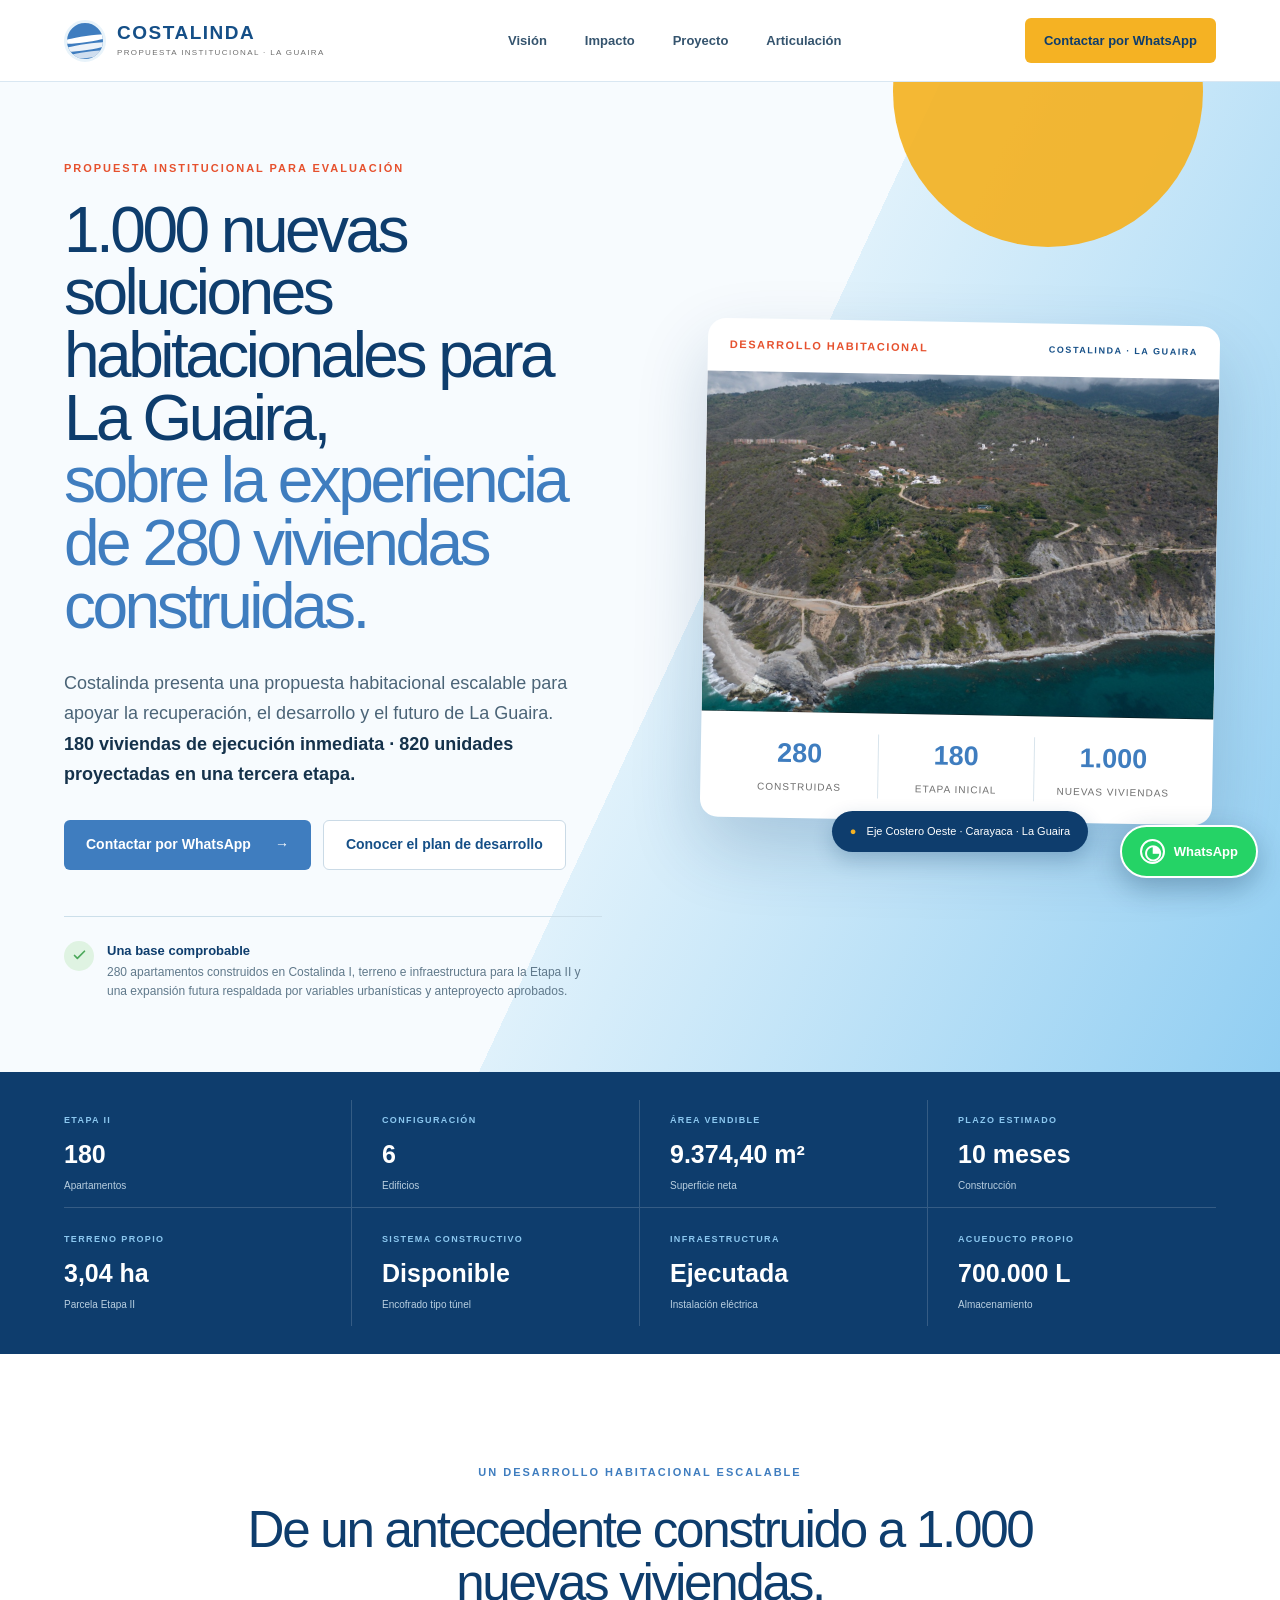
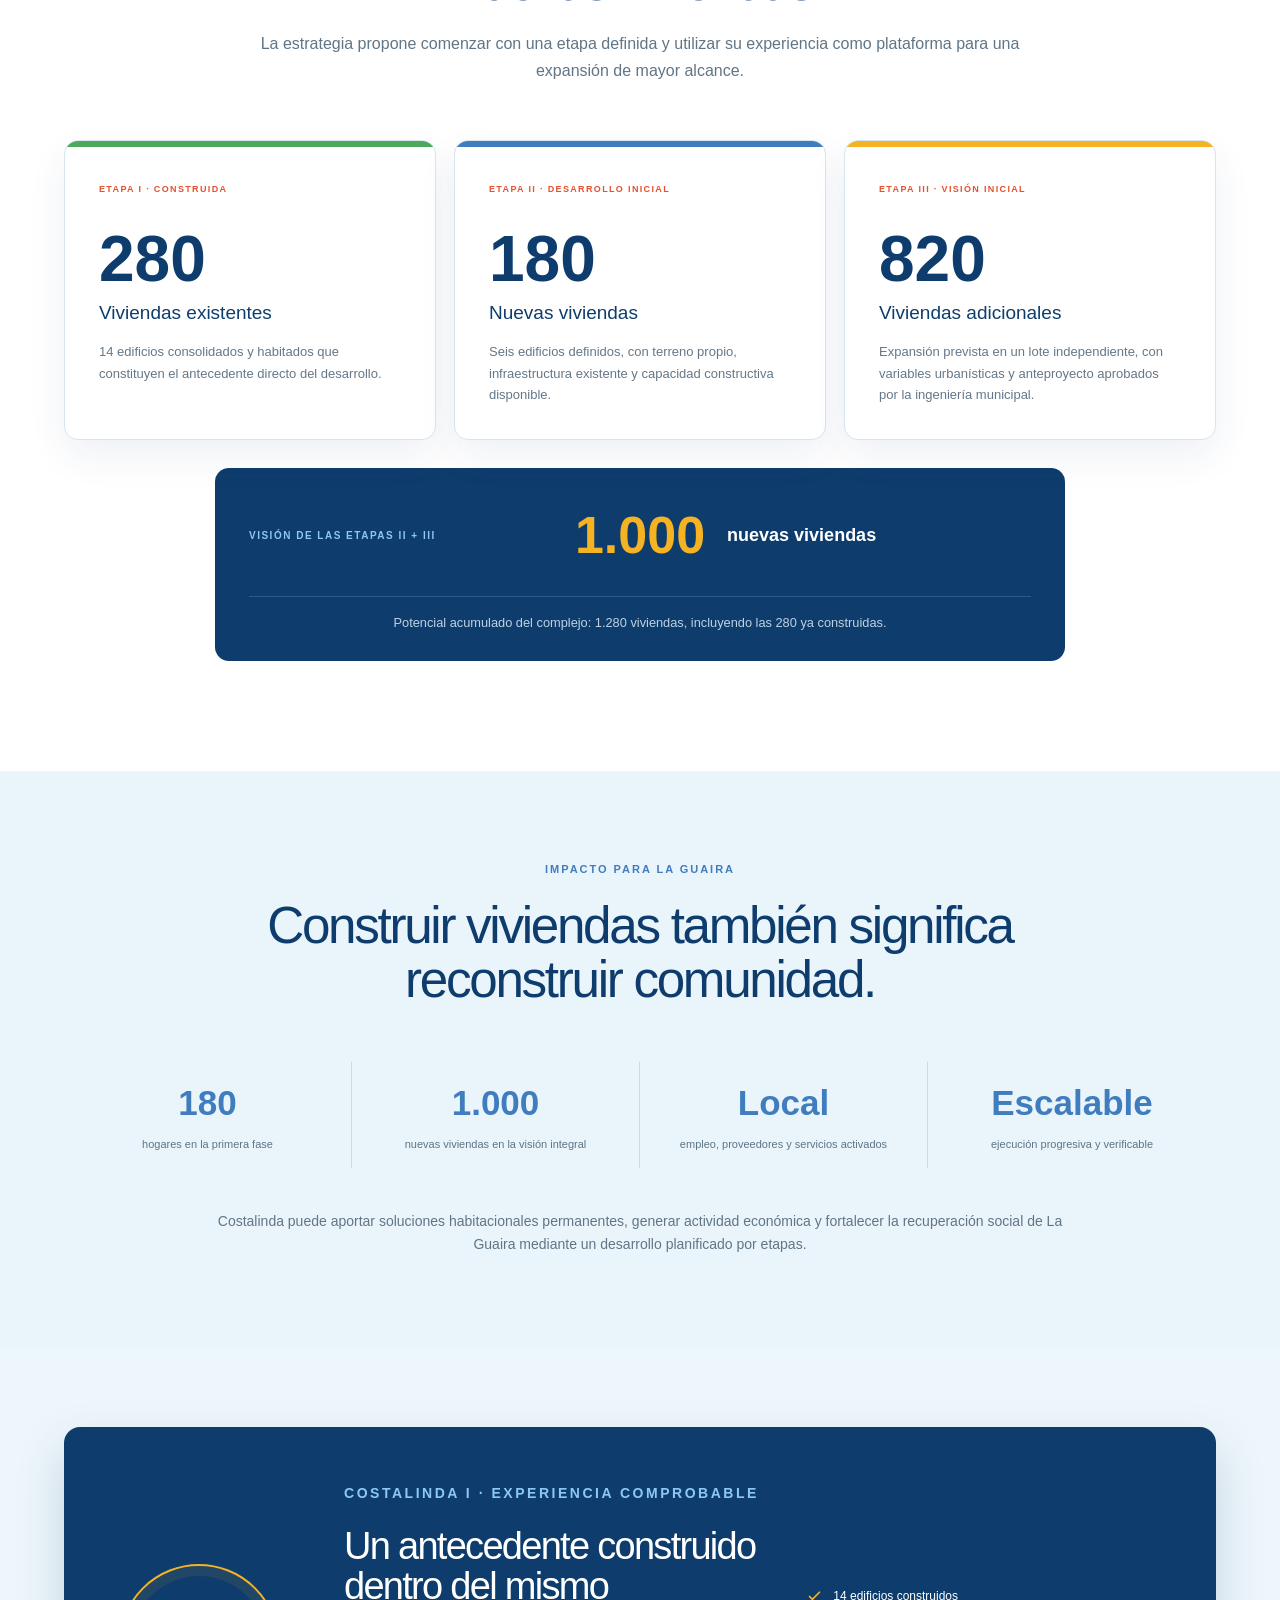
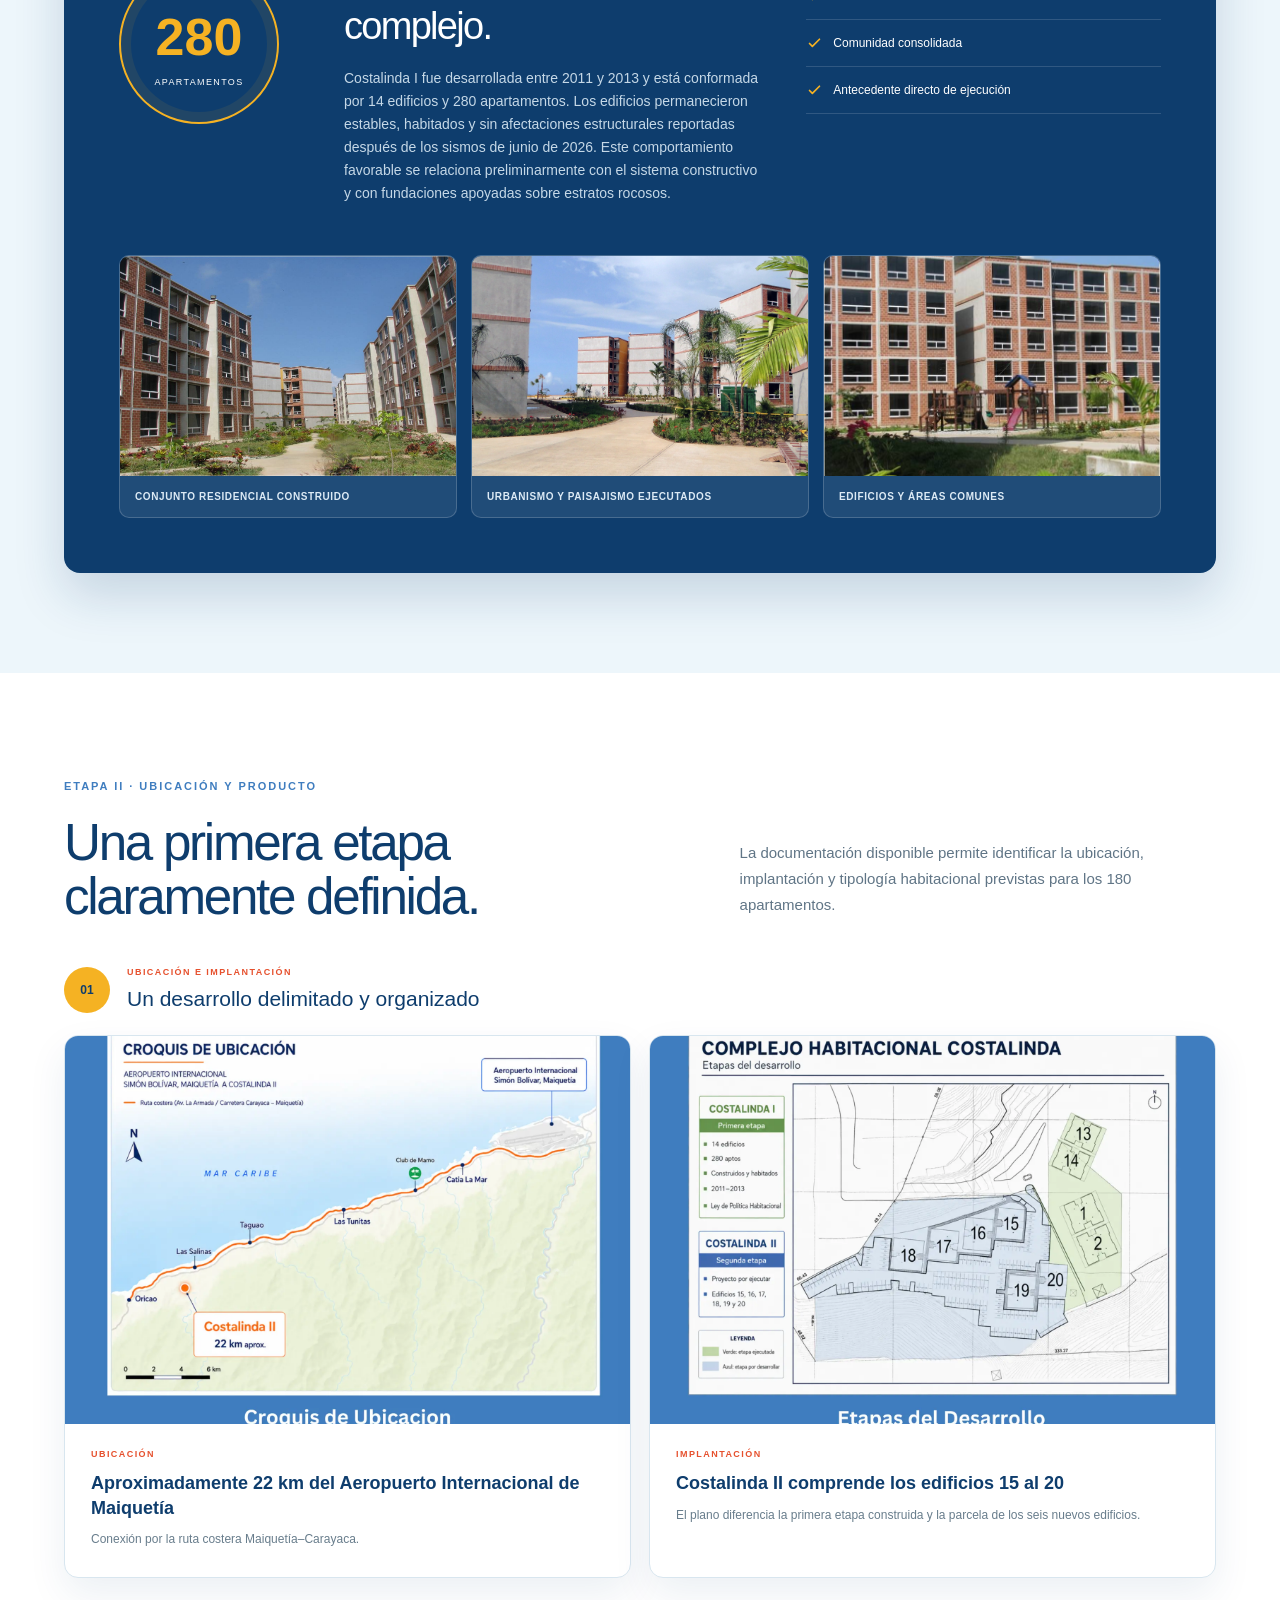
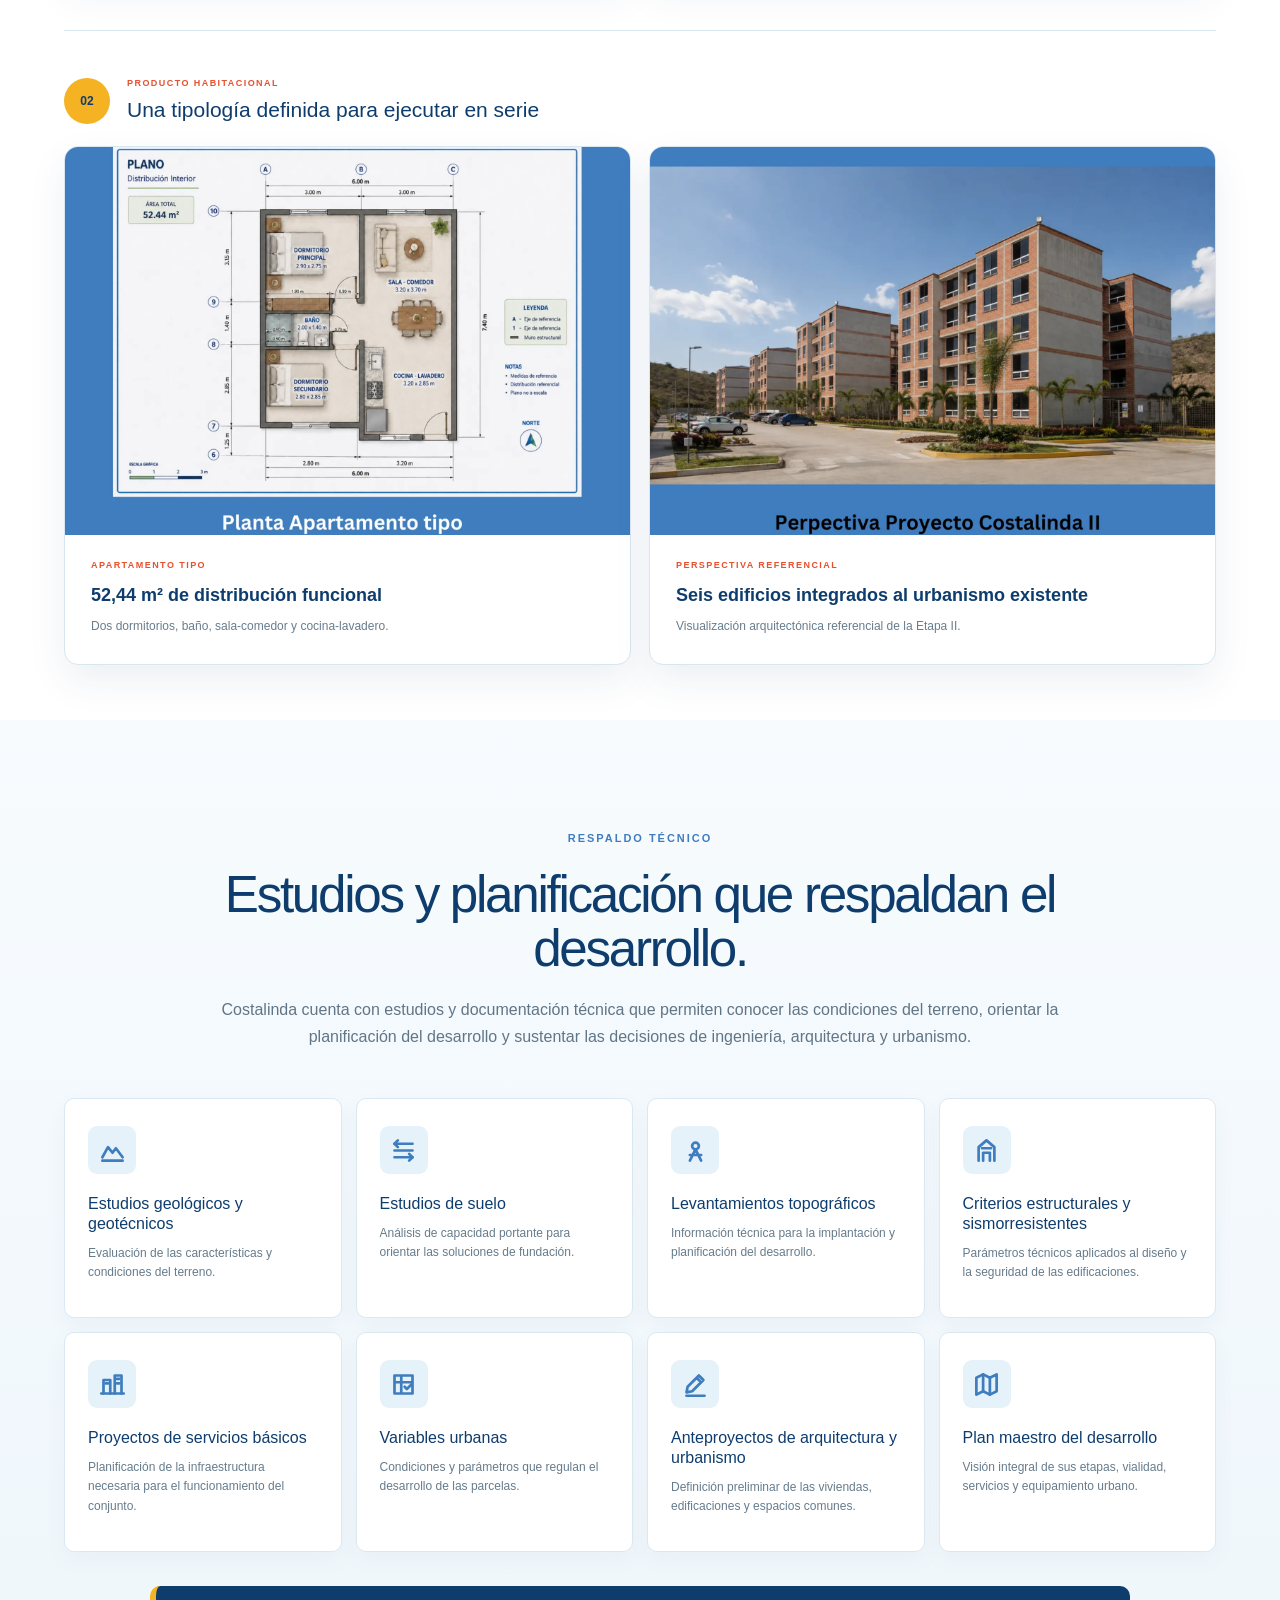
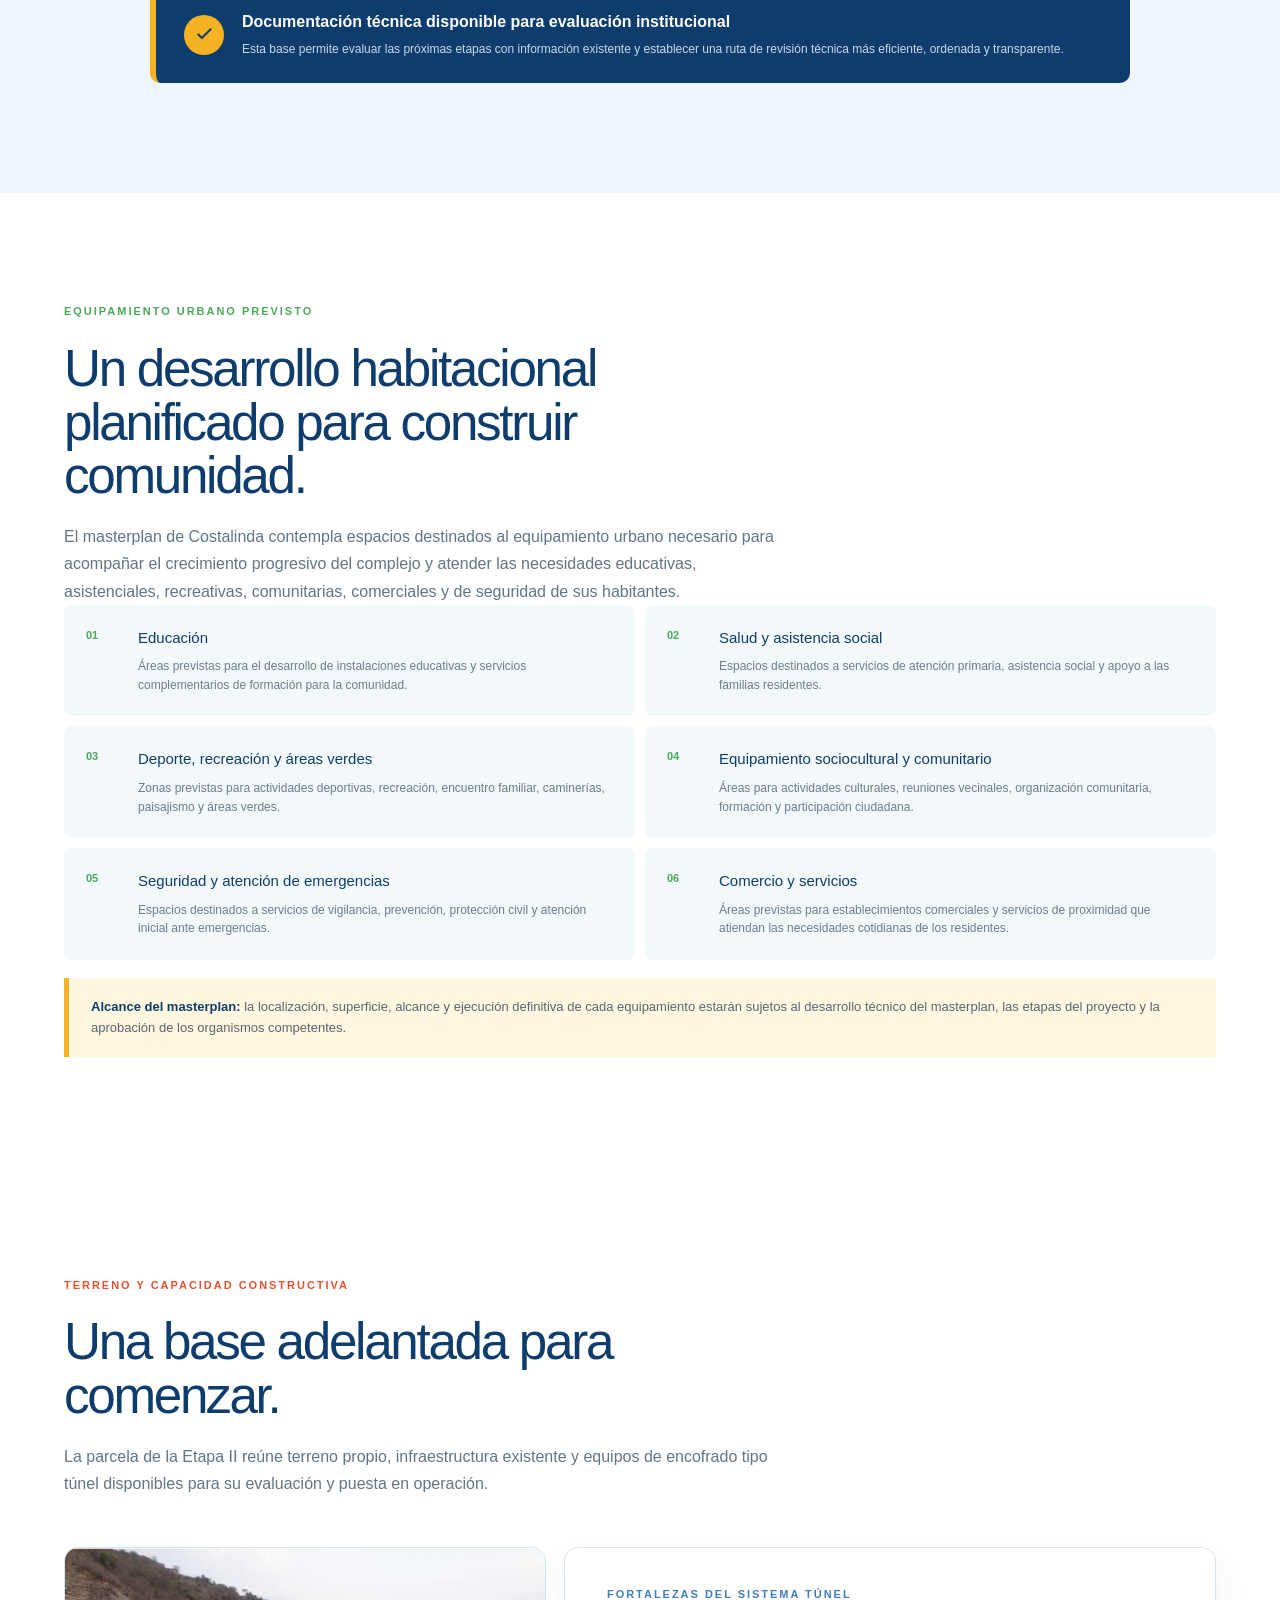
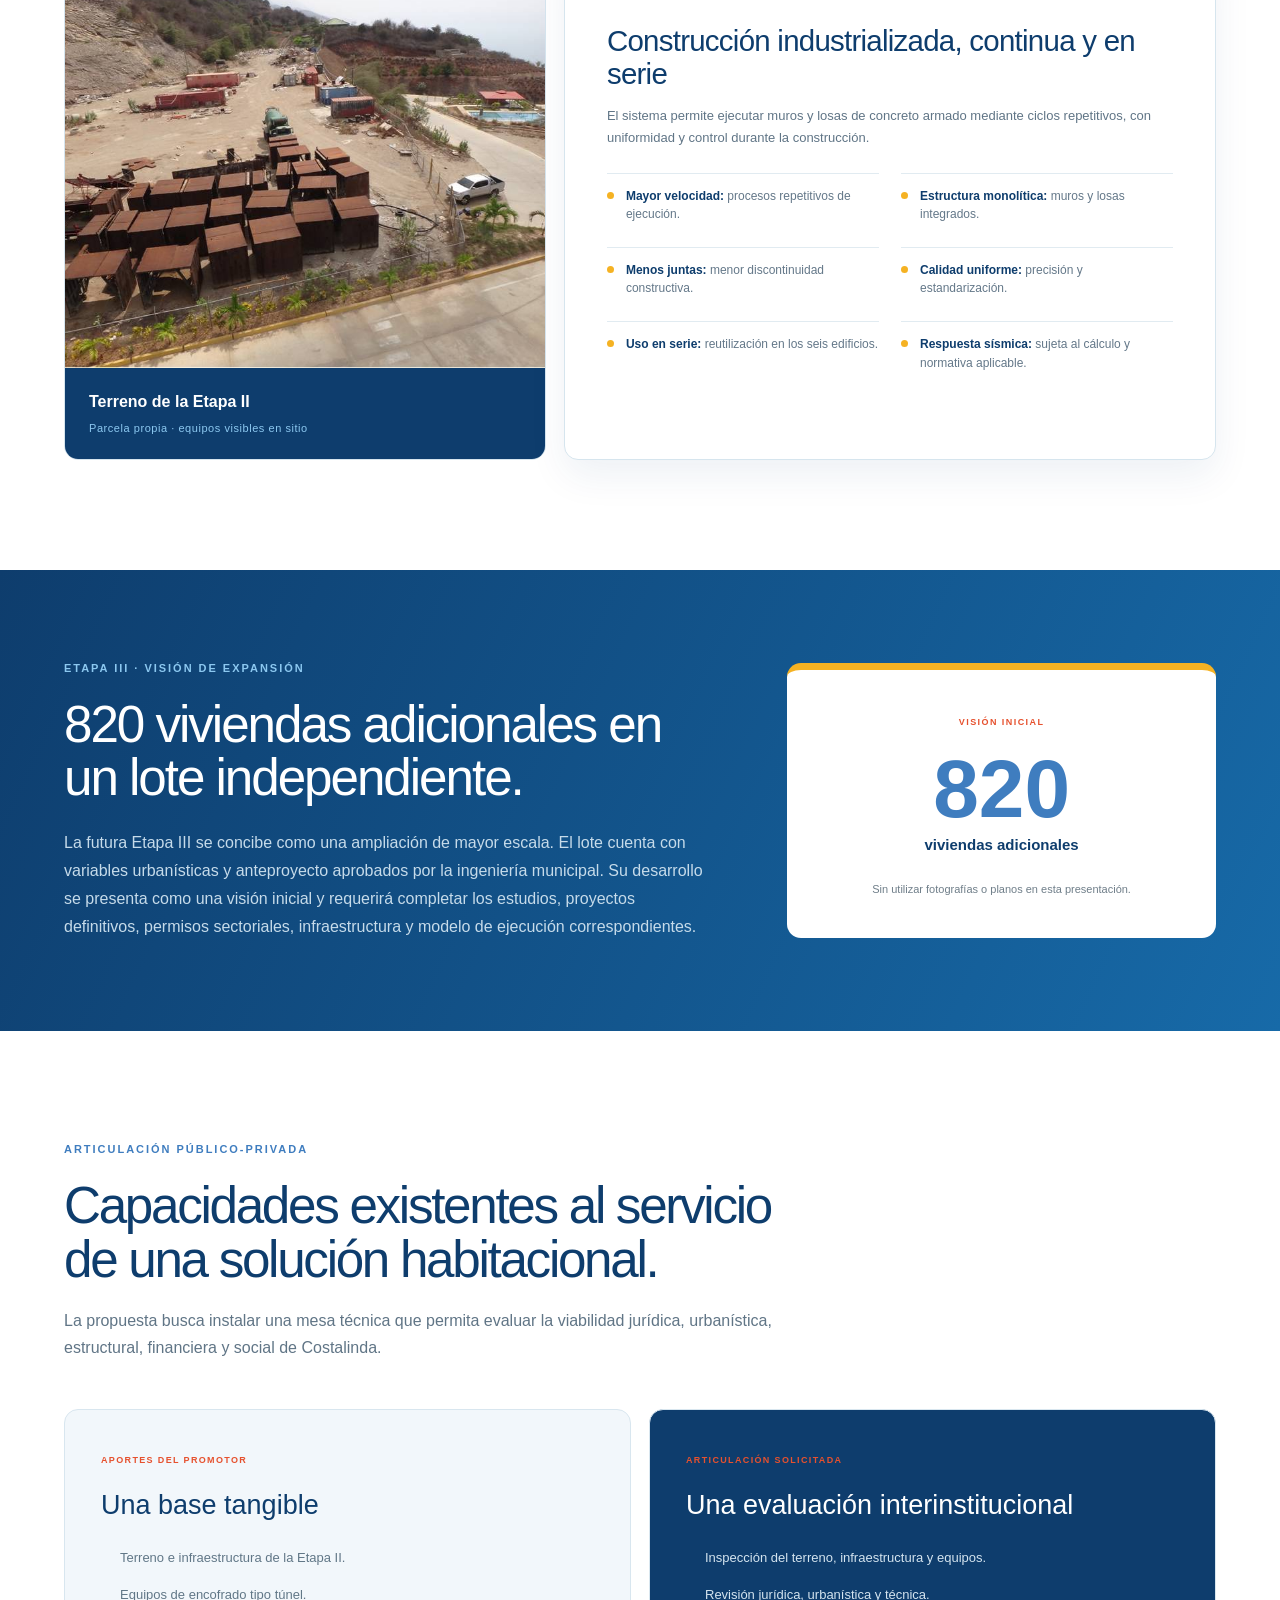
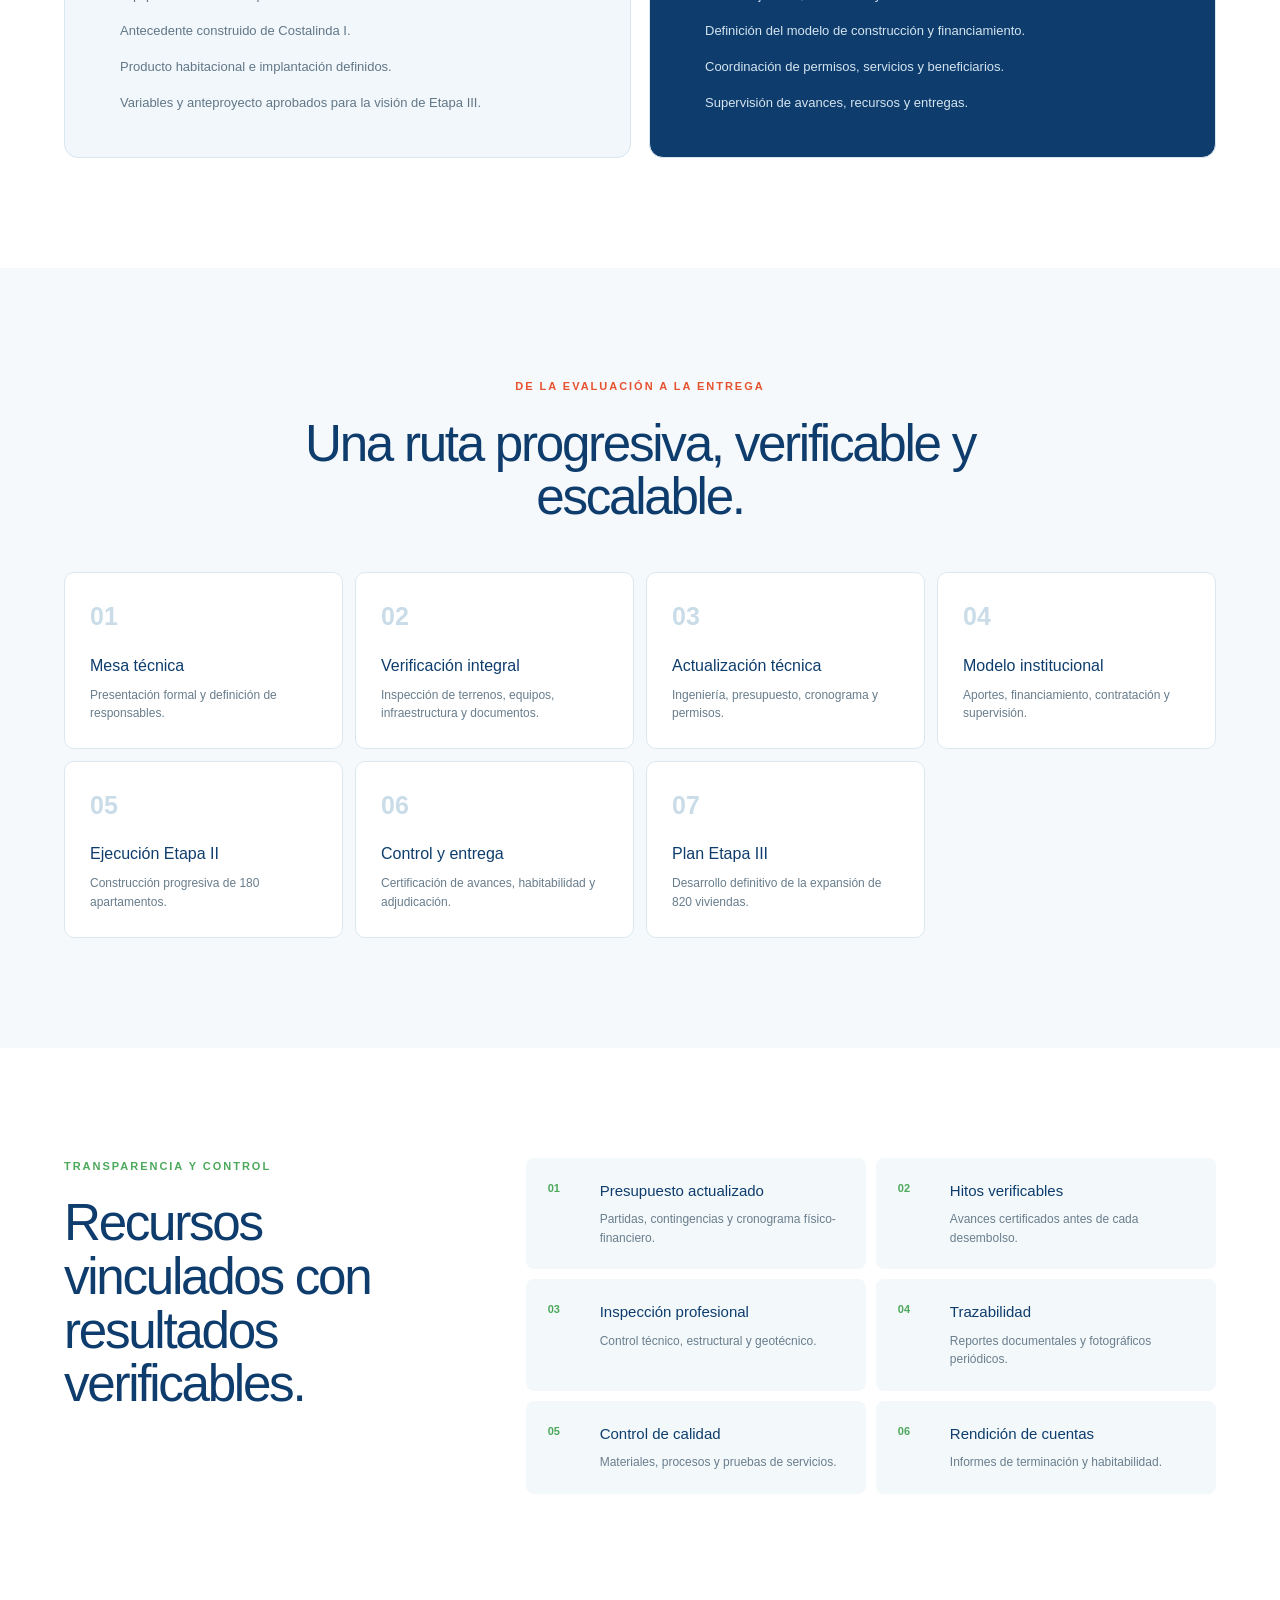
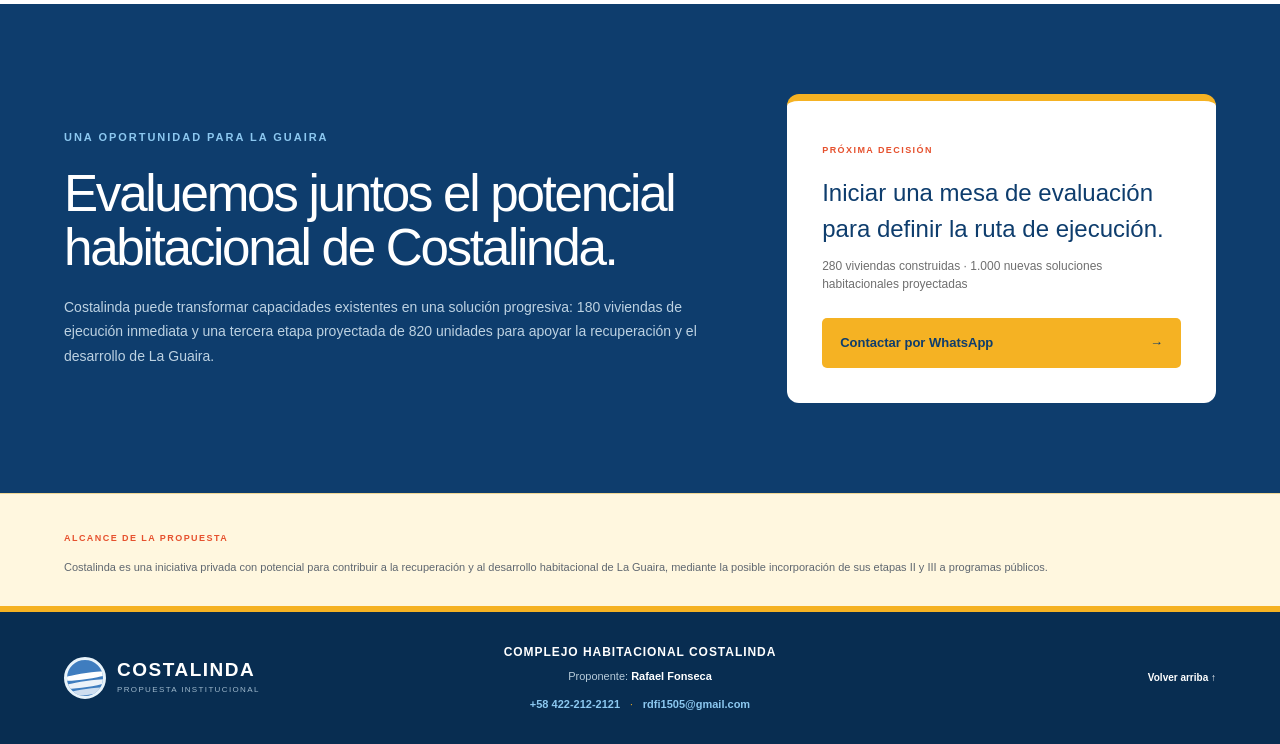
<file: docs/index.html>
<!DOCTYPE html><html lang="es"><head><meta charSet="utf-8"/><meta name="viewport" content="width=device-width, initial-scale=1"/><link rel="preload" href="./images/costalinda-ubicacion-aerea.jpeg" as="image"/><link rel="preload" href="./images/costalinda-i-conjunto.jpg" as="image"/><link rel="preload" href="./images/costalinda-i-urbanismo-nuevo.jpg" as="image"/><link rel="preload" href="./images/costalinda-i-areas-comunes.jpg" as="image"/><link rel="preload" href="./images/croquis-ubicacion-costalinda-ii.webp" as="image"/><link rel="preload" href="./images/etapas-desarrollo-costalinda.webp" as="image"/><link rel="preload" href="./images/planta-apartamento-tipo.webp" as="image"/><link rel="preload" href="./images/perspectiva-costalinda-ii.webp" as="image"/><link rel="preload" href="./images/terreno-etapa-ii-encofrados.jpg" as="image"/><link rel="stylesheet" href="./styles.css"><title>Costalinda — Propuesta Institucional</title><meta name="description" content="Propuesta habitacional escalable para apoyar la recuperación y el desarrollo de La Guaira."/><link rel="shortcut icon" href="./favicon.svg"/><link rel="icon" href="./favicon.svg"/>












<meta name="theme-color" content="#0e3d6d"><meta property="og:title" content="Costalinda — Propuesta Institucional"><meta property="og:description" content="Propuesta habitacional escalable para apoyar la recuperación y el desarrollo de La Guaira."></head><body class="__variable_geist_0tvmz3h __variable_geist_mono_1diim1n antialiased"><main><header class="topbar"><a class="brand" href="#inicio" aria-label="Costalinda, inicio"><span class="brand-mark"><i></i><i></i><i></i></span><span><strong>COSTALINDA</strong><small>PROPUESTA INSTITUCIONAL · LA GUAIRA</small></span></a><nav aria-label="Navegación principal"><a href="#vision">Visión</a><a href="#impacto">Impacto</a><a href="#proyecto">Proyecto</a><a href="#articulacion">Articulación</a></nav><a class="nav-cta" href="https://wa.me/584123008483?text=Hola%2C%20he%20revisado%20la%20propuesta%20de%20desarrollo%20habitacional%20Costalinda%20y%20deseo%20recibir%20m%C3%A1s%20informaci%C3%B3n%20o%20coordinar%20una%20reuni%C3%B3n%20t%C3%A9cnica." target="_blank" rel="noopener noreferrer">Contactar por WhatsApp</a></header><section class="hero institutional-hero" id="inicio"><div class="sun-disc"></div><div class="hero-content"><p class="eyebrow">PROPUESTA INSTITUCIONAL PARA EVALUACIÓN</p><h1>1.000 nuevas soluciones habitacionales para La Guaira,<br/><span>sobre la experiencia de 280 viviendas construidas.</span></h1><p class="hero-copy">Costalinda presenta una propuesta habitacional escalable para apoyar la recuperación, el desarrollo y el futuro de La Guaira.<br/><strong>180 viviendas de ejecución inmediata · 820 unidades proyectadas en una tercera etapa.</strong></p><div class="hero-actions"><a class="button primary" href="https://wa.me/584123008483?text=Hola%2C%20he%20revisado%20la%20propuesta%20de%20desarrollo%20habitacional%20Costalinda%20y%20deseo%20recibir%20m%C3%A1s%20informaci%C3%B3n%20o%20coordinar%20una%20reuni%C3%B3n%20t%C3%A9cnica." target="_blank" rel="noopener noreferrer">Contactar por WhatsApp <span>→</span></a><a class="button secondary" href="#vision">Conocer el plan de desarrollo</a></div><div class="hero-proof"><span class="proof-icon"><svg viewBox="0 0 24 24" aria-hidden="true"><path d="m5 12 4 4L19 6"></path></svg></span><p><strong>Una base comprobable</strong>280 apartamentos construidos en Costalinda I, terreno e infraestructura para la Etapa II y una expansión futura respaldada por variables urbanísticas y anteproyecto aprobados.</p></div></div><div class="hero-visual" aria-label="Vista aérea del desarrollo Costalinda"><figure class="project-card hero-photo-card"><div class="card-top"><span>DESARROLLO HABITACIONAL</span><strong>COSTALINDA · LA GUAIRA</strong></div><img src="./images/costalinda-ubicacion-aerea.jpeg" alt="Vista aérea del entorno costero y montañoso del desarrollo Costalinda"/><div class="card-stats"><div><strong>280</strong><span>construidas</span></div><div><strong>180</strong><span>etapa inicial</span></div><div><strong>1.000</strong><span>nuevas viviendas</span></div></div></figure><div class="location-pill"><span>●</span> Eje Costero Oeste · Carayaca · La Guaira</div></div></section><section class="numbers" aria-label="Cifras principales de la Etapa II"><div><span>ETAPA II</span><strong>180</strong><small>Apartamentos</small></div><div><span>CONFIGURACIÓN</span><strong>6</strong><small>Edificios</small></div><div><span>ÁREA VENDIBLE</span><strong>9.374,40 m²</strong><small>Superficie neta</small></div><div><span>PLAZO ESTIMADO</span><strong>10 meses</strong><small>Construcción</small></div><div><span>TERRENO PROPIO</span><strong>3,04 ha</strong><small>Parcela Etapa II</small></div><div><span>SISTEMA CONSTRUCTIVO</span><strong>Disponible</strong><small>Encofrado tipo túnel</small></div><div><span>INFRAESTRUCTURA</span><strong>Ejecutada</strong><small>Instalación eléctrica</small></div><div><span>ACUEDUCTO PROPIO</span><strong>700.000 L</strong><small>Almacenamiento</small></div></section><section class="section vision" id="vision"><div class="section-head centered"><p class="eyebrow blue">UN DESARROLLO HABITACIONAL ESCALABLE</p><h2>De un antecedente construido a 1.000 nuevas viviendas.</h2><p>La estrategia propone comenzar con una etapa definida y utilizar su experiencia como plataforma para una expansión de mayor alcance.</p></div><div class="stage-grid"><article class="stage-card stage-1"><span>ETAPA I · CONSTRUIDA</span><strong>280</strong><h3>Viviendas existentes</h3><p>14 edificios consolidados y habitados que constituyen el antecedente directo del desarrollo.</p></article><article class="stage-card stage-2"><span>ETAPA II · DESARROLLO INICIAL</span><strong>180</strong><h3>Nuevas viviendas</h3><p>Seis edificios definidos, con terreno propio, infraestructura existente y capacidad constructiva disponible.</p></article><article class="stage-card stage-3"><span>ETAPA III · VISIÓN INICIAL</span><strong>820</strong><h3>Viviendas adicionales</h3><p>Expansión prevista en un lote independiente, con variables urbanísticas y anteproyecto aprobados por la ingeniería municipal.</p></article></div><div class="vision-total"><span>VISIÓN DE LAS ETAPAS II + III</span><strong>1.000</strong><p>nuevas viviendas</p><small>Potencial acumulado del complejo: 1.280 viviendas, incluyendo las 280 ya construidas.</small></div></section><section class="impact" id="impacto"><p class="eyebrow blue">IMPACTO PARA LA GUAIRA</p><h2>Construir viviendas también significa reconstruir comunidad.</h2><div class="impact-grid"><div><strong>180</strong><span>hogares en la primera fase</span></div><div><strong>1.000</strong><span>nuevas viviendas en la visión integral</span></div><div><strong>Local</strong><span>empleo, proveedores y servicios activados</span></div><div><strong>Escalable</strong><span>ejecución progresiva y verificable</span></div></div><p class="impact-copy">Costalinda puede aportar soluciones habitacionales permanentes, generar actividad económica y fortalecer la recuperación social de La Guaira mediante un desarrollo planificado por etapas.</p></section><section class="stability" id="antecedente"><div class="stability-card"><div class="seal"><span>280</span><small>apartamentos</small></div><div><p class="eyebrow light">COSTALINDA I · EXPERIENCIA COMPROBABLE</p><h2>Un antecedente construido dentro del mismo complejo.</h2><p>Costalinda I fue desarrollada entre 2011 y 2013 y está conformada por 14 edificios y 280 apartamentos. Los edificios permanecieron estables, habitados y sin afectaciones estructurales reportadas después de los sismos de junio de 2026. Este comportamiento favorable se relaciona preliminarmente con el sistema constructivo y con fundaciones apoyadas sobre estratos rocosos.</p></div><ul class="stability-facts"><li><svg viewBox="0 0 24 24" aria-hidden="true"><path d="m5 12 4 4L19 6"></path></svg> 14 edificios construidos</li><li><svg viewBox="0 0 24 24" aria-hidden="true"><path d="m5 12 4 4L19 6"></path></svg> Comunidad consolidada</li><li><svg viewBox="0 0 24 24" aria-hidden="true"><path d="m5 12 4 4L19 6"></path></svg> Antecedente directo de ejecución</li></ul><div class="stability-gallery" aria-label="Galería de Costalinda I"><figure><img src="./images/costalinda-i-conjunto.jpg" alt="Conjunto residencial construido de Costalinda I"/><figcaption>Conjunto residencial construido</figcaption></figure><figure><img src="./images/costalinda-i-urbanismo-nuevo.jpg" alt="Urbanismo y paisajismo de Costalinda I"/><figcaption>Urbanismo y paisajismo ejecutados</figcaption></figure><figure><img src="./images/costalinda-i-areas-comunes.jpg" alt="Edificios y áreas comunes de Costalinda I"/><figcaption>Edificios y áreas comunes</figcaption></figure></div></div></section><section class="evidence" id="proyecto"><div class="evidence-intro"><div><p class="eyebrow blue">ETAPA II · UBICACIÓN Y PRODUCTO</p><h2>Una primera etapa claramente definida.</h2></div><p>La documentación disponible permite identificar la ubicación, implantación y tipología habitacional previstas para los 180 apartamentos.</p></div><div class="evidence-group"><div class="evidence-group-title"><span>01</span><div><p>UBICACIÓN E IMPLANTACIÓN</p><h3>Un desarrollo delimitado y organizado</h3></div></div><div class="evidence-grid"><figure class="evidence-card"><a href="./images/croquis-ubicacion-costalinda-ii.webp" target="_blank" rel="noreferrer"><img src="./images/croquis-ubicacion-costalinda-ii.webp" alt="Croquis de ubicación de Costalinda II"/></a><figcaption><span>UBICACIÓN</span><strong>Aproximadamente 22 km del Aeropuerto Internacional de Maiquetía</strong><p>Conexión por la ruta costera Maiquetía–Carayaca.</p></figcaption></figure><figure class="evidence-card"><a href="./images/etapas-desarrollo-costalinda.webp" target="_blank" rel="noreferrer"><img src="./images/etapas-desarrollo-costalinda.webp" alt="Plano de implantación de Costalinda I y II"/></a><figcaption><span>IMPLANTACIÓN</span><strong>Costalinda II comprende los edificios 15 al 20</strong><p>El plano diferencia la primera etapa construida y la parcela de los seis nuevos edificios.</p></figcaption></figure></div></div><div class="evidence-group"><div class="evidence-group-title"><span>02</span><div><p>PRODUCTO HABITACIONAL</p><h3>Una tipología definida para ejecutar en serie</h3></div></div><div class="evidence-grid"><figure class="evidence-card"><a href="./images/planta-apartamento-tipo.webp" target="_blank" rel="noreferrer"><img src="./images/planta-apartamento-tipo.webp" alt="Planta del apartamento tipo de Costalinda II"/></a><figcaption><span>APARTAMENTO TIPO</span><strong>52,44 m² de distribución funcional</strong><p>Dos dormitorios, baño, sala-comedor y cocina-lavadero.</p></figcaption></figure><figure class="evidence-card"><a href="./images/perspectiva-costalinda-ii.webp" target="_blank" rel="noreferrer"><img src="./images/perspectiva-costalinda-ii.webp" alt="Perspectiva referencial de Costalinda II"/></a><figcaption><span>PERSPECTIVA REFERENCIAL</span><strong>Seis edificios integrados al urbanismo existente</strong><p>Visualización arquitectónica referencial de la Etapa II.</p></figcaption></figure></div></div></section><section class="section technical-basis" id="respaldo-tecnico"><div class="section-head centered"><p class="eyebrow blue">RESPALDO TÉCNICO</p><h2>Estudios y planificación que respaldan el desarrollo.</h2><p>Costalinda cuenta con estudios y documentación técnica que permiten conocer las condiciones del terreno, orientar la planificación del desarrollo y sustentar las decisiones de ingeniería, arquitectura y urbanismo.</p></div><div class="technical-grid"><article><span class="technical-icon" aria-hidden="true"><svg viewBox="0 0 24 24"><path d="M3 18 8 9l4 5 3-4 6 8"></path><path d="M3 21h18"></path></svg></span><div><h3>Estudios geológicos y geotécnicos</h3><p>Evaluación de las características y condiciones del terreno.</p></div></article><article><span class="technical-icon" aria-hidden="true"><svg viewBox="0 0 24 24"><path d="M4 6h16M4 12h16M4 18h16"></path><path d="m7 3-3 3 3 3M17 15l3 3-3 3"></path></svg></span><div><h3>Estudios de suelo</h3><p>Análisis de capacidad portante para orientar las soluciones de fundación.</p></div></article><article><span class="technical-icon" aria-hidden="true"><svg viewBox="0 0 24 24"><circle cx="12" cy="8" r="3"></circle><path d="m12 11-5 10M12 11l5 10M7 16h10"></path></svg></span><div><h3>Levantamientos topográficos</h3><p>Información técnica para la implantación y planificación del desarrollo.</p></div></article><article><span class="technical-icon" aria-hidden="true"><svg viewBox="0 0 24 24"><path d="M5 21V9l7-6 7 6v12"></path><path d="M9 21v-7h6v7M8 10h8"></path></svg></span><div><h3>Criterios estructurales y sismorresistentes</h3><p>Parámetros técnicos aplicados al diseño y la seguridad de las edificaciones.</p></div></article><article><span class="technical-icon" aria-hidden="true"><svg viewBox="0 0 24 24"><path d="M4 20V8h6v12M14 20V4h6v16"></path><path d="M2 20h20M6 11h2M16 7h2M16 11h2"></path></svg></span><div><h3>Proyectos de servicios básicos</h3><p>Planificación de la infraestructura necesaria para el funcionamiento del conjunto.</p></div></article><article><span class="technical-icon" aria-hidden="true"><svg viewBox="0 0 24 24"><path d="M4 4h16v16H4zM4 10h16M10 4v16"></path><path d="m13 14 2 2 4-4"></path></svg></span><div><h3>Variables urbanas</h3><p>Condiciones y parámetros que regulan el desarrollo de las parcelas.</p></div></article><article><span class="technical-icon" aria-hidden="true"><svg viewBox="0 0 24 24"><path d="m4 19 5-1 10-10-4-4L5 14zM13 6l4 4"></path><path d="M4 22h16"></path></svg></span><div><h3>Anteproyectos de arquitectura y urbanismo</h3><p>Definición preliminar de las viviendas, edificaciones y espacios comunes.</p></div></article><article><span class="technical-icon" aria-hidden="true"><svg viewBox="0 0 24 24"><path d="m3 6 6-3 6 3 6-3v15l-6 3-6-3-6 3z"></path><path d="M9 3v15M15 6v15"></path></svg></span><div><h3>Plan maestro del desarrollo</h3><p>Visión integral de sus etapas, vialidad, servicios y equipamiento urbano.</p></div></article></div><div class="technical-note"><span class="technical-note-mark" aria-hidden="true"><svg viewBox="0 0 24 24"><path d="m5 12 4 4L19 6"></path></svg></span><div><strong>Documentación técnica disponible para evaluación institucional</strong><p>Esta base permite evaluar las próximas etapas con información existente y establecer una ruta de revisión técnica más eficiente, ordenada y transparente.</p></div></div></section><section class="section urban-equipment" id="equipamiento"><div class="section-head"><p class="eyebrow green-text">EQUIPAMIENTO URBANO PREVISTO</p><h2>Un desarrollo habitacional planificado para construir comunidad.</h2><p>El masterplan de Costalinda contempla espacios destinados al equipamiento urbano necesario para acompañar el crecimiento progresivo del complejo y atender las necesidades educativas, asistenciales, recreativas, comunitarias, comerciales y de seguridad de sus habitantes.</p></div><div class="safeguards-grid"><article><span>01</span><div><h3>Educación</h3><p>Áreas previstas para el desarrollo de instalaciones educativas y servicios complementarios de formación para la comunidad.</p></div></article><article><span>02</span><div><h3>Salud y asistencia social</h3><p>Espacios destinados a servicios de atención primaria, asistencia social y apoyo a las familias residentes.</p></div></article><article><span>03</span><div><h3>Deporte, recreación y áreas verdes</h3><p>Zonas previstas para actividades deportivas, recreación, encuentro familiar, caminerías, paisajismo y áreas verdes.</p></div></article><article><span>04</span><div><h3>Equipamiento sociocultural y comunitario</h3><p>Áreas para actividades culturales, reuniones vecinales, organización comunitaria, formación y participación ciudadana.</p></div></article><article><span>05</span><div><h3>Seguridad y atención de emergencias</h3><p>Espacios destinados a servicios de vigilancia, prevención, protección civil y atención inicial ante emergencias.</p></div></article><article><span>06</span><div><h3>Comercio y servicios</h3><p>Áreas previstas para establecimientos comerciales y servicios de proximidad que atiendan las necesidades cotidianas de los residentes.</p></div></article></div><div class="asset-note"><strong>Alcance del masterplan:</strong> la localización, superficie, alcance y ejecución definitiva de cada equipamiento estarán sujetos al desarrollo técnico del masterplan, las etapas del proyecto y la aprobación de los organismos competentes.</div></section><section class="section construction"><div class="section-head"><p class="eyebrow orange">TERRENO Y CAPACIDAD CONSTRUCTIVA</p><h2>Una base adelantada para comenzar.</h2><p>La parcela de la Etapa II reúne terreno propio, infraestructura existente y equipos de encofrado tipo túnel disponibles para su evaluación y puesta en operación.</p></div><div class="construction-grid"><figure class="site-photo"><img src="./images/terreno-etapa-ii-encofrados.jpg" alt="Terreno de Costalinda II y encofrados metálicos tipo túnel"/><figcaption><strong>Terreno de la Etapa II</strong><span>Parcela propia · equipos visibles en sitio</span></figcaption></figure><div class="tunnel-strengths"><p class="eyebrow blue">FORTALEZAS DEL SISTEMA TÚNEL</p><h3>Construcción industrializada, continua y en serie</h3><p>El sistema permite ejecutar muros y losas de concreto armado mediante ciclos repetitivos, con uniformidad y control durante la construcción.</p><ul><li><strong>Mayor velocidad:</strong> procesos repetitivos de ejecución.</li><li><strong>Estructura monolítica:</strong> muros y losas integrados.</li><li><strong>Menos juntas:</strong> menor discontinuidad constructiva.</li><li><strong>Calidad uniforme:</strong> precisión y estandarización.</li><li><strong>Uso en serie:</strong> reutilización en los seis edificios.</li><li><strong>Respuesta sísmica:</strong> sujeta al cálculo y normativa aplicable.</li></ul></div></div></section><section class="expansion"><div><p class="eyebrow light">ETAPA III · VISIÓN DE EXPANSIÓN</p><h2>820 viviendas adicionales en un lote independiente.</h2><p>La futura Etapa III se concibe como una ampliación de mayor escala. El lote cuenta con variables urbanísticas y anteproyecto aprobados por la ingeniería municipal. Su desarrollo se presenta como una visión inicial y requerirá completar los estudios, proyectos definitivos, permisos sectoriales, infraestructura y modelo de ejecución correspondientes.</p></div><div class="expansion-number"><span>VISIÓN INICIAL</span><strong>820</strong><small>viviendas adicionales</small><p>Sin utilizar fotografías o planos en esta presentación.</p></div></section><section class="section partnership" id="articulacion"><div class="section-head"><p class="eyebrow blue">ARTICULACIÓN PÚBLICO-PRIVADA</p><h2>Capacidades existentes al servicio de una solución habitacional.</h2><p>La propuesta busca instalar una mesa técnica que permita evaluar la viabilidad jurídica, urbanística, estructural, financiera y social de Costalinda.</p></div><div class="partnership-grid"><article><span>APORTES DEL PROMOTOR</span><h3>Una base tangible</h3><ul><li>Terreno e infraestructura de la Etapa II.</li><li>Equipos de encofrado tipo túnel.</li><li>Antecedente construido de Costalinda I.</li><li>Producto habitacional e implantación definidos.</li><li>Variables y anteproyecto aprobados para la visión de Etapa III.</li></ul></article><article><span>ARTICULACIÓN SOLICITADA</span><h3>Una evaluación interinstitucional</h3><ul><li>Inspección del terreno, infraestructura y equipos.</li><li>Revisión jurídica, urbanística y técnica.</li><li>Definición del modelo de construcción y financiamiento.</li><li>Coordinación de permisos, servicios y beneficiarios.</li><li>Supervisión de avances, recursos y entregas.</li></ul></article></div></section><section class="section route"><div class="section-head centered"><p class="eyebrow orange">DE LA EVALUACIÓN A LA ENTREGA</p><h2>Una ruta progresiva, verificable y escalable.</h2></div><div class="route-grid"><article><span>01</span><h3>Mesa técnica</h3><p>Presentación formal y definición de responsables.</p></article><article><span>02</span><h3>Verificación integral</h3><p>Inspección de terrenos, equipos, infraestructura y documentos.</p></article><article><span>03</span><h3>Actualización técnica</h3><p>Ingeniería, presupuesto, cronograma y permisos.</p></article><article><span>04</span><h3>Modelo institucional</h3><p>Aportes, financiamiento, contratación y supervisión.</p></article><article><span>05</span><h3>Ejecución Etapa II</h3><p>Construcción progresiva de 180 apartamentos.</p></article><article><span>06</span><h3>Control y entrega</h3><p>Certificación de avances, habitabilidad y adjudicación.</p></article><article><span>07</span><h3>Plan Etapa III</h3><p>Desarrollo definitivo de la expansión de 820 viviendas.</p></article></div></section><section class="section safeguards"><div class="section-head"><p class="eyebrow green-text">TRANSPARENCIA Y CONTROL</p><h2>Recursos vinculados con resultados verificables.</h2></div><div class="safeguards-grid"><article><span>01</span><div><h3>Presupuesto actualizado</h3><p>Partidas, contingencias y cronograma físico-financiero.</p></div></article><article><span>02</span><div><h3>Hitos verificables</h3><p>Avances certificados antes de cada desembolso.</p></div></article><article><span>03</span><div><h3>Inspección profesional</h3><p>Control técnico, estructural y geotécnico.</p></div></article><article><span>04</span><div><h3>Trazabilidad</h3><p>Reportes documentales y fotográficos periódicos.</p></div></article><article><span>05</span><div><h3>Control de calidad</h3><p>Materiales, procesos y pruebas de servicios.</p></div></article><article><span>06</span><div><h3>Rendición de cuentas</h3><p>Informes de terminación y habitabilidad.</p></div></article></div></section><section class="final-cta" id="contacto"><div><p class="eyebrow light">UNA OPORTUNIDAD PARA LA GUAIRA</p><h2>Evaluemos juntos el potencial habitacional de Costalinda.</h2><p>Costalinda puede transformar capacidades existentes en una solución progresiva: 180 viviendas de ejecución inmediata y una tercera etapa proyectada de 820 unidades para apoyar la recuperación y el desarrollo de La Guaira.</p></div><div class="decision-card"><span>PRÓXIMA DECISIÓN</span><h3>Iniciar una mesa de evaluación para definir la ruta de ejecución.</h3><p>280 viviendas construidas · 1.000 nuevas soluciones habitacionales proyectadas</p><a href="https://wa.me/584123008483?text=Hola%2C%20he%20revisado%20la%20propuesta%20de%20desarrollo%20habitacional%20Costalinda%20y%20deseo%20recibir%20m%C3%A1s%20informaci%C3%B3n%20o%20coordinar%20una%20reuni%C3%B3n%20t%C3%A9cnica." target="_blank" rel="noopener noreferrer">Contactar por WhatsApp <b>→</b></a></div></section><section class="disclaimer"><strong>ALCANCE DE LA PROPUESTA</strong><p>Costalinda es una iniciativa privada con potencial para contribuir a la recuperación y al desarrollo habitacional de La Guaira, mediante la posible incorporación de sus etapas II y III a programas públicos.</p></section><footer><a class="brand footer-brand" href="#inicio"><span class="brand-mark"><i></i><i></i><i></i></span><span><strong>COSTALINDA</strong><small>PROPUESTA INSTITUCIONAL</small></span></a><div class="footer-contact"><p><strong>COMPLEJO HABITACIONAL COSTALINDA</strong></p><p>Proponente: <strong>Rafael Fonseca</strong></p><div><a href="tel:+584222122121">+58 422-212-2121</a><span>·</span><a href="mailto:rdfi1505@gmail.com">rdfi1505@gmail.com</a></div></div><a class="footer-top" href="#inicio">Volver arriba ↑</a></footer><nav class="app-nav" aria-label="Navegación móvil"><a href="#inicio"><span class="app-nav-icon">⌂</span><small>Inicio</small></a><a href="#vision"><span class="app-nav-icon">III</span><small>Etapas</small></a><a class="app-nav-contact" href="https://wa.me/584123008483?text=Hola%2C%20he%20revisado%20la%20propuesta%20de%20desarrollo%20habitacional%20Costalinda%20y%20deseo%20recibir%20m%C3%A1s%20informaci%C3%B3n%20o%20coordinar%20una%20reuni%C3%B3n%20t%C3%A9cnica." target="_blank" rel="noopener noreferrer" aria-label="Contactar por WhatsApp"><span class="whatsapp-symbol">◔</span><small>Contactar</small></a><a href="#proyecto"><span class="app-nav-icon">▣</span><small>Proyecto</small></a><a href="#impacto"><span class="app-nav-icon">↗</span><small>Impacto</small></a></nav><a class="whatsapp-float" href="https://wa.me/584123008483?text=Hola%2C%20he%20revisado%20la%20propuesta%20de%20desarrollo%20habitacional%20Costalinda%20y%20deseo%20recibir%20m%C3%A1s%20informaci%C3%B3n%20o%20coordinar%20una%20reuni%C3%B3n%20t%C3%A9cnica." target="_blank" rel="noopener noreferrer" aria-label="Contactar por WhatsApp"><span>◔</span><strong>WhatsApp</strong></a></main></body></html>
</file>
<file: docs/styles.css>
/*! tailwindcss v4.2.1 | MIT License | https://tailwindcss.com */
@layer theme{:root,:host{--font-sans:ui-sans-serif, system-ui, sans-serif, "Apple Color Emoji", "Segoe UI Emoji", "Segoe UI Symbol", "Noto Color Emoji";--font-mono:ui-monospace, SFMono-Regular, Menlo, Monaco, Consolas, "Liberation Mono", "Courier New", monospace;--spacing:.25rem;--default-font-family:var(--font-sans);--default-mono-font-family:var(--font-mono)}}@layer base{*,:after,:before,::backdrop{box-sizing:border-box;border:0 solid;margin:0;padding:0}::file-selector-button{box-sizing:border-box;border:0 solid;margin:0;padding:0}html,:host{-webkit-text-size-adjust:100%;tab-size:4;line-height:1.5;font-family:var(--default-font-family,ui-sans-serif, system-ui, sans-serif, "Apple Color Emoji", "Segoe UI Emoji", "Segoe UI Symbol", "Noto Color Emoji");font-feature-settings:var(--default-font-feature-settings,normal);font-variation-settings:var(--default-font-variation-settings,normal);-webkit-tap-highlight-color:transparent}hr{height:0;color:inherit;border-top-width:1px}abbr:where([title]){-webkit-text-decoration:underline dotted;text-decoration:underline dotted}h1,h2,h3,h4,h5,h6{font-size:inherit;font-weight:inherit}a{color:inherit;-webkit-text-decoration:inherit;-webkit-text-decoration:inherit;-webkit-text-decoration:inherit;-webkit-text-decoration:inherit;text-decoration:inherit}b,strong{font-weight:bolder}code,kbd,samp,pre{font-family:var(--default-mono-font-family,ui-monospace, SFMono-Regular, Menlo, Monaco, Consolas, "Liberation Mono", "Courier New", monospace);font-feature-settings:var(--default-mono-font-feature-settings,normal);font-variation-settings:var(--default-mono-font-variation-settings,normal);font-size:1em}small{font-size:80%}sub,sup{vertical-align:baseline;font-size:75%;line-height:0;position:relative}sub{bottom:-.25em}sup{top:-.5em}table{text-indent:0;border-color:inherit;border-collapse:collapse}:-moz-focusring{outline:auto}progress{vertical-align:baseline}summary{display:list-item}ol,ul,menu{list-style:none}img,svg,video,canvas,audio,iframe,embed,object{vertical-align:middle;display:block}img,video{max-width:100%;height:auto}button,input,select,optgroup,textarea{font:inherit;font-feature-settings:inherit;font-variation-settings:inherit;letter-spacing:inherit;color:inherit;opacity:1;background-color:#0000;border-radius:0}::file-selector-button{font:inherit;font-feature-settings:inherit;font-variation-settings:inherit;letter-spacing:inherit;color:inherit;opacity:1;background-color:#0000;border-radius:0}:where(select:is([multiple],[size])) optgroup{font-weight:bolder}:where(select:is([multiple],[size])) optgroup option{padding-inline-start:20px}::file-selector-button{margin-inline-end:4px}::placeholder{opacity:1}@supports (not ((-webkit-appearance:-apple-pay-button))) or (contain-intrinsic-size:1px){::placeholder{color:currentColor}@supports (color:color-mix(in lab, red, red)){::placeholder{color:color-mix(in oklab, currentcolor 50%, transparent)}}}textarea{resize:vertical}::-webkit-search-decoration{-webkit-appearance:none}::-webkit-date-and-time-value{min-height:1lh;text-align:inherit}::-webkit-datetime-edit{display:inline-flex}::-webkit-datetime-edit-fields-wrapper{padding:0}::-webkit-datetime-edit{padding-block:0}::-webkit-datetime-edit-year-field{padding-block:0}::-webkit-datetime-edit-month-field{padding-block:0}::-webkit-datetime-edit-day-field{padding-block:0}::-webkit-datetime-edit-hour-field{padding-block:0}::-webkit-datetime-edit-minute-field{padding-block:0}::-webkit-datetime-edit-second-field{padding-block:0}::-webkit-datetime-edit-millisecond-field{padding-block:0}::-webkit-datetime-edit-meridiem-field{padding-block:0}::-webkit-calendar-picker-indicator{line-height:1}:-moz-ui-invalid{box-shadow:none}button,input:where([type=button],[type=reset],[type=submit]){appearance:button}::file-selector-button{appearance:button}::-webkit-inner-spin-button{height:auto}::-webkit-outer-spin-button{height:auto}[hidden]:where(:not([hidden=until-found])){display:none!important}}@layer components;@layer utilities{.visible{visibility:visible}.relative{position:relative}.start{inset-inline-start:var(--spacing)}.table{display:table}.antialiased{-webkit-font-smoothing:antialiased;-moz-osx-font-smoothing:grayscale}}:root{--blue:#3f7dbf;--blue-dark:#154f87;--blue-deep:#0e3d6d;--sky:#8cc8f0;--yellow:#f5b223;--green:#4ca85b;--orange:#e6512e;--gray:#6f6f6f;--ink:#15324b;--paper:#fff;--mist:#f3f8fc}*{box-sizing:border-box}html{scroll-behavior:smooth}body{background:var(--paper);color:var(--ink);margin:0;font-family:Arial,Helvetica,sans-serif}a{color:inherit;text-decoration:none}svg{fill:none;stroke:currentColor;stroke-width:2.4px;stroke-linecap:round;stroke-linejoin:round;width:20px}.topbar{z-index:30;-webkit-backdrop-filter:blur(12px);backdrop-filter:blur(12px);background:#fffffff5;border-bottom:1px solid #d9e7f2;justify-content:space-between;align-items:center;height:82px;padding:0 clamp(24px,5vw,80px);display:flex;position:sticky;top:0}.brand{align-items:center;gap:11px;display:inline-flex}.brand>span:last-child{flex-direction:column;display:flex}.brand strong{letter-spacing:.08em;color:var(--blue-dark);font-size:19px;line-height:1}.brand small{letter-spacing:.17em;color:var(--gray);margin-top:5px;font-size:8px}.brand-mark{background:var(--blue);border:3px solid #e8f3fa;border-radius:50%;width:42px;height:42px;display:block;position:relative;overflow:hidden}.brand-mark i{background:#fff;border-radius:50%;width:55px;height:6px;position:absolute;left:-8px;transform:rotate(-8deg)}.brand-mark i:first-child{top:13px}.brand-mark i:nth-child(2){opacity:.9;top:21px}.brand-mark i:nth-child(3){opacity:.75;top:29px}nav{color:#35546e;gap:38px;font-size:13px;font-weight:700;display:flex}nav a:hover{color:var(--blue)}.nav-cta{background:var(--yellow);color:var(--blue-deep);border-radius:6px;padding:13px 19px;font-size:13px;font-weight:800}.hero{background:linear-gradient(115deg,#f7fbfe 0% 54%,#dff1fb 54%,#91cef2 100%);grid-template-columns:1.04fr .96fr;min-height:700px;display:grid;position:relative;overflow:hidden}.hero-content{z-index:3;padding:92px 5vw 72px max(5vw,50vw - 720px);position:relative}.eyebrow{letter-spacing:.18em;color:var(--orange);margin:0 0 22px;font-size:11px;font-weight:900}.eyebrow.blue{color:var(--blue)}.eyebrow.orange{color:var(--orange)}.eyebrow.light{color:var(--sky)}.eyebrow.green-text{color:var(--green)}.hero h1{color:var(--blue-deep);letter-spacing:-.055em;max-width:760px;margin:0;font-size:clamp(51px,5.6vw,82px);line-height:.98}.hero h1 span{color:var(--blue)}.hero-copy{color:#4b6477;max-width:650px;margin:30px 0;font-size:18px;line-height:1.7}.hero-copy strong{color:var(--ink)}.hero-actions{flex-wrap:wrap;gap:12px;display:flex}.button{border-radius:6px;justify-content:center;align-items:center;gap:24px;min-height:50px;padding:0 22px;font-size:14px;font-weight:800;transition:transform .2s,box-shadow .2s;display:inline-flex}.button:hover{transform:translateY(-2px);box-shadow:0 10px 30px #144f8726}.button.primary{background:var(--blue);color:#fff}.button.secondary{color:var(--blue-dark);background:#fff;border:1px solid #cadae6}.button.yellow{background:var(--yellow);color:var(--blue-deep)}.hero-proof{border-top:1px solid #ccdfea;align-items:flex-start;gap:13px;max-width:650px;margin-top:46px;padding-top:24px;display:flex}.proof-icon{width:30px;height:30px;color:var(--green);background:#dff3e2;border-radius:50%;flex:0 0 30px;place-items:center;display:grid}.proof-icon svg{width:17px}.hero-proof p{color:#60798b;margin:0;font-size:12px;line-height:1.55}.hero-proof strong{color:var(--blue-deep);margin-bottom:2px;font-size:13px;display:block}.sun-disc{background:var(--yellow);opacity:.92;border-radius:50%;width:310px;height:310px;position:absolute;top:-145px;right:6vw}.hero-visual{z-index:2;flex-direction:column;justify-content:center;align-items:center;padding:90px 5vw 70px 3vw;display:flex;position:relative}.project-card{background:#fff;border-radius:18px;width:min(600px,100%);overflow:hidden;transform:rotate(1deg);box-shadow:0 30px 70px #0e3d6d33}.card-top{color:var(--blue-dark);letter-spacing:.14em;justify-content:space-between;align-items:center;padding:18px 22px;font-size:11px;display:flex}.card-top span{color:var(--orange);font-weight:900}.card-top strong{font-size:9px}.hero-photo-card img{object-fit:cover;width:100%;height:340px;display:block}.building-scene{background:linear-gradient(#9ad1f2 0 64%,#d8eaba 64%);height:325px;position:relative;overflow:hidden}.cloud{background:#ffffffa6;border-radius:20px;width:80px;height:18px;position:absolute}.c1{top:48px;left:52px}.c2{width:120px;top:82px;right:70px}.buildings-row{z-index:3;align-items:end;gap:8px;display:flex;position:absolute;bottom:61px;left:7%;right:7%}.building{filter:drop-shadow(6px 7px 3px #20505829);flex:1;min-width:0}.building:nth-child(2n){transform:translateY(12px)}.building:first-child,.building:nth-child(6){transform:scale(.9)translateY(8px)}.building-roof{background:var(--yellow);clip-path:polygon(7% 0,93% 0,100% 100%,0 100%);width:100%;height:13px}.building-body{background:#fff5e6;border-left:6px solid #ed8b44;grid-template-rows:repeat(5,1fr);grid-template-columns:1fr 1fr;gap:8px;height:139px;padding:9px;display:grid}.window{background:var(--blue);display:block;box-shadow:inset 0 0 0 2px #fff}.building-label{background:var(--blue-deep);color:#fff;text-align:center;padding:4px;font-size:8px;font-weight:900}.ground{background:#b8d68f;border-top:5px solid #fff;justify-content:space-around;align-items:center;width:100%;height:65px;display:flex;position:absolute;bottom:0}.ground i{background:var(--green);clip-path:polygon(50% 0,100% 75%,68% 75%,68% 100%,32% 100%,32% 75%,0 75%);width:18px;height:45px;display:block}.card-stats{grid-template-columns:repeat(3,1fr);padding:21px;display:grid}.card-stats div{text-align:center;border-right:1px solid #d8e4ec}.card-stats div:last-child{border:0}.card-stats strong{color:var(--blue);font-size:27px;display:block}.card-stats span{text-transform:uppercase;letter-spacing:.1em;color:var(--gray);font-size:10px}.location-pill{background:var(--blue-deep);color:#fff;border-radius:30px;margin-top:-10px;padding:12px 18px;font-size:11px;position:relative;box-shadow:0 8px 20px #0e3d6d3d}.location-pill span{color:var(--yellow);margin-right:7px}.numbers{background:var(--blue-deep);color:#fff;grid-template-columns:repeat(4,1fr);row-gap:0;padding:28px max(5vw,50vw - 720px);display:grid}.numbers div{border-right:1px solid #ffffff29;min-width:0;padding:14px 30px}.numbers div:nth-child(4n+1){padding-left:0}.numbers div:nth-child(4n){border-right:0}.numbers div:nth-child(n+5){border-top:1px solid #ffffff29;padding-top:25px}.numbers span,.numbers small{display:block}.numbers span{letter-spacing:.15em;color:var(--sky);font-size:9px;font-weight:800}.numbers strong{color:#fff;margin:8px 0 5px;font-size:25px;display:block}.numbers small{color:#b9cfe0;font-size:10px}.section{max-width:1440px;margin:auto;padding:110px 5vw}.section-head{max-width:710px}.section-head h2,.impact h2,.value-copy h2,.final-cta h2,.stability h2{letter-spacing:-.045em;color:var(--blue-deep);margin:0 0 20px;font-size:clamp(36px,4vw,58px);line-height:1.05}.section-head>p:last-child{color:#607586;font-size:16px;line-height:1.7}.project-grid{grid-template-columns:1.25fr repeat(3,1fr);gap:15px;margin-top:55px;display:grid}.feature{background:#f4f8fb;border-radius:12px;flex-direction:column;min-height:260px;padding:30px;display:flex}.feature-main{background:var(--blue);color:#fff}.feature h3{color:var(--blue-deep);margin:25px 0 10px;font-size:19px}.feature-main h3{color:#fff;margin-top:auto}.feature p{color:#647a8a;margin:0;font-size:13px;line-height:1.65}.feature-main p{color:#dceaf6}.feature-number{font-size:55px;font-weight:900}.progress{background:#fff3;border-radius:5px;height:6px;margin-top:22px;overflow:hidden}.progress i{background:var(--yellow);width:60%;height:100%;display:block}.icon-circle{width:48px;height:48px;color:var(--blue);background:#d9edf9;border-radius:50%;place-items:center;font-size:26px;font-weight:900;display:grid}.icon-circle.green{color:var(--green);background:#e2f2df}.icon-circle.power{color:#d99300;background:#fff0ca}.evidence{max-width:1440px;margin:0 auto;padding:105px 5vw 55px;scroll-margin-top:82px}.evidence-intro{grid-template-columns:1fr .8fr;align-items:end;gap:80px;margin-bottom:42px;display:grid}.evidence-intro h2{letter-spacing:-.045em;color:var(--blue-deep);margin:0;font-size:clamp(36px,4vw,58px);line-height:1.05}.evidence-intro>p{color:#607586;margin:0 0 5px;font-size:15px;line-height:1.75}.evidence-group{margin-top:36px}.evidence-group+.evidence-group{border-top:1px solid #d8e6ef;margin-top:52px;padding-top:46px}.evidence-group-title{align-items:center;gap:17px;margin-bottom:20px;display:flex}.evidence-group-title>span{background:var(--yellow);width:46px;height:46px;color:var(--blue-deep);border-radius:50%;flex:0 0 46px;place-items:center;font-size:12px;font-weight:900;display:grid}.evidence-group-title p{color:var(--orange);letter-spacing:.16em;margin:0 0 4px;font-size:9px;font-weight:900}.evidence-group-title h3{color:var(--blue-deep);margin:0;font-size:21px}.evidence-grid{grid-template-columns:1fr 1fr;gap:18px;display:grid}.evidence-card{background:#fff;border:1px solid #d8e6ef;border-radius:14px;margin:0;overflow:hidden;box-shadow:0 16px 38px #0e3d6d14}.evidence-card>a{background:#edf6fb;display:block;overflow:hidden}.evidence-card img{aspect-ratio:16/11;object-fit:cover;background:#edf6fb;width:100%;transition:transform .28s;display:block}.evidence-card a:hover img,.evidence-card a:focus-visible img{transform:scale(1.018)}.evidence-card figcaption{padding:24px 26px 27px}.evidence-card figcaption span{color:var(--orange);letter-spacing:.16em;margin-bottom:10px;font-size:9px;font-weight:900;display:block}.evidence-card figcaption strong{color:var(--blue-deep);font-size:18px;line-height:1.35;display:block}.evidence-card figcaption p{color:#687d8c;margin:10px 0 0;font-size:12px;line-height:1.65}.evidence-hint{color:#748896;text-align:right;margin:20px 0 0;font-size:11px}.stability{background:#edf6fb;padding:80px 5vw 100px;scroll-margin-top:82px}.stability-card{background:var(--blue-deep);color:#fff;border-radius:16px;grid-template-columns:180px 1fr .85fr;align-items:center;gap:45px;max-width:1300px;margin:auto;padding:55px;display:grid;box-shadow:0 22px 50px #0e3d6d2e}.stability h2{color:#fff;font-size:38px}.stability-card p{color:#c5d8e7;font-size:14px;line-height:1.65}.seal{border:2px solid var(--yellow);border-radius:50%;flex-direction:column;justify-content:center;align-items:center;width:160px;height:160px;display:flex;box-shadow:inset 0 0 0 10px #f5b22314}.seal span{color:var(--yellow);font-size:52px;font-weight:900}.seal small{text-transform:uppercase;letter-spacing:.15em;font-size:9px}.stability-card ul{margin:0;padding:0;list-style:none}.stability-card li{border-bottom:1px solid #ffffff24;align-items:center;gap:10px;padding:14px 0;font-size:12px;display:flex}.stability-card li svg{color:var(--yellow);width:17px}.stability-gallery{grid-column:1/-1;grid-template-columns:repeat(3,1fr);gap:14px;margin-top:4px;display:grid}.stability-gallery figure{background:#ffffff14;border:1px solid #ffffff2e;border-radius:10px;margin:0;overflow:hidden}.stability-gallery img{object-fit:cover;width:100%;height:220px;display:block}.stability-gallery figcaption{color:#dceaf5;letter-spacing:.06em;text-transform:uppercase;padding:13px 15px;font-size:10px;font-weight:800}.construction-grid{grid-template-columns:.85fr 1.15fr;align-items:stretch;gap:18px;margin-top:50px;display:grid}.construction figure{background:#f2f7fa;border:1px solid #d6e5ee;border-radius:14px;margin:0;overflow:hidden}.construction figure img{object-fit:cover;width:100%;display:block}.site-photo{flex-direction:column;display:flex}.site-photo img{flex:1;min-height:420px}.site-photo figcaption{background:var(--blue-deep);color:#fff;flex-direction:column;gap:6px;padding:22px 24px;display:flex}.site-photo figcaption strong{font-size:16px}.site-photo figcaption span{color:var(--sky);letter-spacing:.05em;font-size:11px}.tunnel-strengths{background:#fff;border:1px solid #d6e5ee;border-radius:14px;padding:38px 42px;box-shadow:0 16px 38px #0e3d6d12}.tunnel-strengths h3{color:var(--blue-deep);letter-spacing:-.025em;margin:8px 0 14px;font-size:clamp(25px,2.3vw,36px);line-height:1.12}.tunnel-strengths>p:not(.eyebrow){color:#607586;font-size:13px;line-height:1.7}.tunnel-strengths ul{grid-template-columns:1fr 1fr;gap:10px 22px;margin:24px 0 0;padding:0;list-style:none;display:grid}.tunnel-strengths li{color:#647889;border-top:1px solid #e1ebf1;padding:13px 0 13px 19px;font-size:12px;line-height:1.55;position:relative}.tunnel-strengths li:before{content:"";background:var(--yellow);border-radius:50%;width:7px;height:7px;position:absolute;top:18px;left:0}.tunnel-strengths li strong{color:var(--blue-deep)}.asset-note{border-left:5px solid var(--yellow);color:#5a6670;background:#fff7df;margin-top:18px;padding:18px 22px;font-size:13px;line-height:1.65}.asset-note strong{color:var(--blue-deep)}.centered{text-align:center;max-width:830px;margin:0 auto}.flow{grid-template-columns:1fr 36px 1fr 36px 1fr 36px 1fr;align-items:center;margin-top:60px;display:grid}.flow-step{background:#fff;border:1px solid #dbe7ef;border-radius:10px;min-height:275px;padding:24px;position:relative}.flow-step.start{border-top:5px solid var(--yellow)}.flow-step.end{border-top:5px solid var(--green)}.flow-step>span{color:#d2dfe8;font-size:20px;font-weight:900;position:absolute;top:16px;right:18px}.flow-icon{width:48px;height:48px;color:var(--blue);background:#e4f1fa;border-radius:50%;place-items:center;font-size:20px;font-weight:900;display:grid}.flow-step.start .flow-icon{color:#c98900;background:#fff0c9}.flow-step.end .flow-icon{color:var(--green);background:#e2f3df}.flow-step h3{color:var(--blue-deep);margin:25px 0 10px;font-size:18px}.flow-step p{color:#647889;font-size:13px;line-height:1.65}.flow-arrow{text-align:center;color:var(--blue);font-size:24px}.flow-note{text-align:center;color:#607586;background:#f0f7fb;border-radius:8px;max-width:850px;margin:32px auto 0;padding:15px;font-size:12px}.flow-note strong{color:var(--blue-deep)}.bank-value{background:var(--blue);color:#fff;grid-template-columns:.85fr 1.15fr;gap:100px;padding:100px max(5vw,50vw - 720px);display:grid}.value-copy h2{color:#fff}.value-copy>p:not(.eyebrow){color:#d9e9f5;margin-bottom:30px;line-height:1.7}.value-list article{border-bottom:1px solid #fff3;grid-template-columns:55px 1fr;gap:18px;padding:22px 0;display:grid}.value-list article>strong{color:var(--yellow);font-size:13px}.value-list h3{margin:0 0 5px;font-size:18px}.value-list p{color:#d9e9f5;margin:0;font-size:12px}.safeguards{grid-template-columns:.7fr 1.3fr;gap:90px;display:grid}.safeguards-grid{grid-template-columns:1fr 1fr;gap:10px;display:grid}.safeguards-grid article{background:#f3f8fb;border-radius:8px;grid-template-columns:38px 1fr;gap:14px;padding:22px;display:grid}.safeguards-grid article>span{color:var(--green);font-size:11px;font-weight:900}.safeguards-grid h3{color:var(--blue-deep);margin:0 0 8px;font-size:15px}.safeguards-grid p{color:#6a7e8d;margin:0;font-size:12px;line-height:1.55}.impact{text-align:center;background:#eaf5fb;padding:90px max(5vw,50vw - 720px)}.impact h2{max-width:780px;margin:0 auto 55px}.impact-grid{grid-template-columns:repeat(4,1fr);max-width:1200px;margin:auto;display:grid}.impact-grid div{border-right:1px solid #c7dce8;padding:15px 35px}.impact-grid div:last-child{border:0}.impact-grid strong{color:var(--blue);font-size:35px;display:block}.impact-grid span{color:#5e7484;margin-top:7px;font-size:11px;line-height:1.5;display:block}.final-cta{background:var(--blue-deep);color:#fff;grid-template-columns:1.2fr .8fr;align-items:center;gap:80px;padding:90px max(5vw,50vw - 720px);display:grid}.final-cta h2{color:#fff}.final-cta>div>p:last-child{color:#bdd2e2;max-width:760px;font-size:14px;line-height:1.75}.decision-card{color:var(--ink);border-top:7px solid var(--yellow);background:#fff;border-radius:12px;padding:35px}.decision-card>span{letter-spacing:.16em;color:var(--orange);font-size:9px;font-weight:900}.decision-card h3{color:var(--blue-deep);margin:15px 0 10px;font-size:24px}.decision-card p{color:var(--gray);margin-bottom:25px;font-size:12px}.decision-card a{background:var(--yellow);color:var(--blue-deep);border-radius:5px;justify-content:space-between;padding:15px 18px;font-size:13px;font-weight:900;display:flex}footer{color:#9eb8cc;border-top:6px solid var(--yellow);background:#082d51;grid-template-columns:1fr auto 1fr;align-items:center;gap:48px;min-height:138px;padding:24px max(5vw,50vw - 720px);font-size:10px;display:grid}.footer-brand strong{color:#fff}.footer-brand small{color:#9eb8cc}.footer-contact{text-align:center}.footer-contact p{margin:0 0 7px}.footer-contact>p:first-child strong{color:#fff;letter-spacing:.08em;font-size:12px}.footer-contact>p:nth-child(2){color:#b7cbda;font-size:11px}.footer-contact>p:nth-child(2) strong{color:#fff}.footer-contact>div{justify-content:center;align-items:center;gap:10px;margin-top:12px;display:flex}.footer-contact a{color:var(--sky);font-size:11px;font-weight:800}.footer-contact a:hover{text-decoration:underline}.footer-contact span{color:var(--yellow)}.footer-top{color:#fff;justify-self:end;font-weight:700}.institutional-hero .hero-content{padding-top:78px}.institutional-hero h1{font-size:clamp(48px,5vw,74px)}.vision{position:relative}.stage-grid{grid-template-columns:repeat(3,1fr);gap:18px;margin-top:55px;display:grid}.stage-card{background:#fff;border:1px solid #d6e5ee;border-radius:14px;padding:34px;position:relative;overflow:hidden;box-shadow:0 16px 38px #0e3d6d12}.stage-card:before{content:"";background:var(--blue);height:6px;position:absolute;top:0;left:0;right:0}.stage-card.stage-1:before{background:var(--green)}.stage-card.stage-3:before{background:var(--yellow)}.stage-card>span{letter-spacing:.15em;color:var(--orange);font-size:9px;font-weight:900}.stage-card>strong{color:var(--blue-deep);margin:28px 0 8px;font-size:64px;line-height:1;display:block}.stage-card h3{color:var(--blue-deep);margin:0 0 14px;font-size:19px}.stage-card p{color:#647889;margin:0;font-size:13px;line-height:1.65}.vision-total{background:var(--blue-deep);color:#fff;border-radius:14px;grid-template-columns:1fr auto 1fr;align-items:center;gap:22px;max-width:850px;margin:28px auto 0;padding:28px 34px;display:grid}.vision-total span{letter-spacing:.15em;color:var(--sky);font-size:10px;font-weight:900}.vision-total strong{color:var(--yellow);font-size:52px}.vision-total p{margin:0;font-size:18px;font-weight:800}.vision-total small{text-align:center;color:#bdd2e2;border-top:1px solid #ffffff26;grid-column:1/-1;padding-top:16px}.impact-copy{color:#607586;max-width:850px;margin:42px auto 0;font-size:14px;line-height:1.7}.expansion{background:linear-gradient(115deg,var(--blue-deep),#176aa8);color:#fff;grid-template-columns:1.2fr .8fr;align-items:center;gap:80px;padding:90px max(5vw,50vw - 650px);display:grid}.expansion h2{letter-spacing:-.04em;margin:0 0 24px;font-size:clamp(38px,4vw,60px);line-height:1.04}.expansion>div>p:last-child{color:#c6dbea;line-height:1.75}.expansion-number{color:var(--blue-deep);border-top:7px solid var(--yellow);text-align:center;background:#fff;border-radius:14px;padding:38px}.expansion-number span{letter-spacing:.16em;color:var(--orange);font-size:9px;font-weight:900}.expansion-number strong{color:var(--blue);margin-top:12px;font-size:82px;line-height:1.1;display:block}.expansion-number small{font-size:15px;font-weight:800;display:block}.expansion-number p{margin-top:24px;color:#6f7e89!important;font-size:11px!important}.partnership-grid{grid-template-columns:1fr 1fr;gap:18px;margin-top:48px;display:grid}.partnership-grid article{background:#f2f7fb;border:1px solid #d8e6ef;border-radius:14px;padding:36px}.partnership-grid article:nth-child(2){background:var(--blue-deep);color:#fff}.partnership-grid span{letter-spacing:.15em;color:var(--orange);font-size:9px;font-weight:900}.partnership-grid h3{color:var(--blue-deep);margin:15px 0;font-size:27px}.partnership-grid article:nth-child(2) h3{color:#fff}.partnership-grid ul{margin:0;padding-left:19px}.partnership-grid li{color:#617787;padding:8px 0;font-size:13px;line-height:1.55}.partnership-grid article:nth-child(2) li{color:#d4e4ef}.route{background:#f5f9fc;max-width:none;padding-left:max(5vw,50vw - 650px);padding-right:max(5vw,50vw - 650px)}.route-grid{grid-template-columns:repeat(4,1fr);gap:12px;margin-top:48px;display:grid}.route-grid article{background:#fff;border:1px solid #dce8ef;border-radius:10px;padding:25px}.route-grid span{color:#c9dce8;font-size:25px;font-weight:900}.route-grid h3{color:var(--blue-deep);margin:18px 0 8px;font-size:16px}.route-grid p{color:#687d8c;font-size:12px;line-height:1.55}.disclaimer{color:#5f6770;background:#fff7df;border-top:1px solid #f0d795;padding:30px max(5vw,50vw - 600px)}.disclaimer strong{letter-spacing:.16em;color:var(--orange);font-size:9px}.disclaimer p{margin:10px 0 0;font-size:11px;line-height:1.65}@media (width<=980px){nav{display:none}.hero{background:linear-gradient(#f7fbfe 0 58%,#dff1fb 58%);grid-template-columns:1fr}.hero-content{padding:70px 6vw 40px}.hero-visual{padding:40px 6vw 80px}.numbers{grid-template-columns:1fr 1fr}.numbers div{padding:20px}.numbers div:nth-child(odd){padding-left:20px}.numbers div:nth-child(2n){border-right:0}.numbers div:nth-child(n+3){border-top:1px solid #ffffff29;padding-top:20px}.project-grid{grid-template-columns:1fr 1fr}.evidence-intro{grid-template-columns:1fr;gap:24px}.stability-card{grid-template-columns:140px 1fr}.stability-card .stability-facts{grid-column:1/-1}.stability-gallery{grid-template-columns:repeat(3,1fr)}.stability-gallery img{height:180px}.seal{width:130px;height:130px}.construction-grid{grid-template-columns:1fr}.site-photo img{min-height:360px}.flow{grid-template-columns:1fr 22px 1fr}.flow-step:nth-of-type(3){grid-column:1}.flow-step:nth-of-type(4){grid-column:3}.flow-arrow:nth-of-type(2){display:none}.bank-value,.final-cta{grid-template-columns:1fr;gap:45px}.safeguards{grid-template-columns:1fr}.impact-grid{grid-template-columns:1fr 1fr;gap:30px}.impact-grid div:nth-child(2){border:0}.stage-grid{grid-template-columns:1fr}.expansion{grid-template-columns:1fr;gap:40px}.partnership-grid{grid-template-columns:1fr}.route-grid{grid-template-columns:1fr 1fr}}@media (width<=640px){.topbar{height:70px;padding:0 18px}.nav-cta{display:none}.hero-content{padding-top:55px}.hero h1{font-size:47px}.hero-copy{font-size:16px}.hero-actions{flex-direction:column}.button{width:100%}.hero-proof{margin-top:34px}.hero-visual{padding:20px 14px 60px}.hero-photo-card img{height:245px}.card-stats{padding:15px}.card-stats strong{font-size:21px}.card-stats span{font-size:8px}.numbers{padding:18px}.numbers div{padding:16px 9px}.numbers strong{font-size:19px}.numbers span{font-size:7px}.numbers small{font-size:8px}.section{padding:75px 20px}.project-grid{grid-template-columns:1fr}.feature{min-height:220px}.evidence{padding:70px 20px 55px}.evidence-grid{grid-template-columns:1fr}.evidence-group+.evidence-group{margin-top:38px;padding-top:34px}.evidence-group-title h3{font-size:18px}.evidence-hint{text-align:left}.stability{padding:55px 20px 70px}.stability-card{grid-template-columns:1fr;gap:28px;padding:30px}.seal{margin:auto}.stability-gallery{grid-template-columns:1fr}.stability-gallery img{height:210px}.site-photo img{min-height:280px}.tunnel-strengths{padding:28px 24px}.tunnel-strengths ul{grid-template-columns:1fr}.flow{grid-template-columns:1fr;gap:10px}.flow-arrow{transform:rotate(90deg)}.flow-step:nth-of-type(3),.flow-step:nth-of-type(4){grid-column:auto}.flow-arrow:nth-of-type(2){display:block}.bank-value,.final-cta{padding:75px 20px}.safeguards-grid{grid-template-columns:1fr}.impact{padding:75px 20px}.impact-grid{grid-template-columns:1fr 1fr;gap:0}.impact-grid div{border-bottom:1px solid #c7dce8;padding:22px 10px}.impact-grid div:nth-child(2){border-right:0}.impact-grid div:nth-child(3),.impact-grid div:nth-child(4){border-bottom:0}footer{text-align:center;grid-template-columns:1fr;gap:24px;min-height:0;padding:32px 20px}.footer-brand{display:none}.footer-top{justify-self:center}.footer-contact>div{flex-wrap:wrap}.vision-total{text-align:center;grid-template-columns:1fr}.vision-total small{grid-column:auto}.route-grid{grid-template-columns:1fr}.stage-card>strong{font-size:54px}.expansion{padding:70px 20px}.expansion-number strong{font-size:68px}}

/* Mobile app navigation and WhatsApp contact */
.app-nav{display:none}
.whatsapp-float{position:fixed;right:22px;bottom:22px;z-index:1000;display:flex;align-items:center;gap:9px;background:#25d366;color:#fff;border:2px solid #fff;border-radius:999px;padding:12px 18px;box-shadow:0 10px 28px #082e4f4d;font-size:13px;font-weight:850;transition:transform .2s ease,box-shadow .2s ease}
.whatsapp-float:hover{transform:translateY(-2px);box-shadow:0 14px 32px #082e4f66}
.whatsapp-float span{display:grid;place-items:center;width:25px;height:25px;border:2px solid currentColor;border-radius:50%;font-size:20px;line-height:1}
@media (width<=640px){
body{padding-bottom:88px}
.whatsapp-float{display:none}
.app-nav{position:fixed;left:10px;right:10px;bottom:10px;z-index:1200;height:68px;display:grid;grid-template-columns:1fr 1fr 1.3fr 1fr 1fr;align-items:center;background:#fff;border:1px solid #d9e5ed;border-radius:22px;padding:5px 8px;box-shadow:0 12px 34px #082e4f40}
.app-nav>a{height:54px;display:flex;flex-direction:column;align-items:center;justify-content:center;gap:2px;color:#496578;border-radius:15px;font-weight:800}
.app-nav small{font-size:9px;line-height:1}
.app-nav-icon{font-size:17px;line-height:1;font-weight:900}
.app-nav-contact{align-self:end!important;height:78px!important;margin-top:-24px;background:#25d366!important;color:#fff!important;border:4px solid #fff!important;border-radius:24px!important;box-shadow:0 8px 22px #25d36666}
.whatsapp-symbol{display:grid;place-items:center;width:31px;height:31px;border:2px solid currentColor;border-radius:50%;font-size:25px;line-height:1}
.app-nav-contact small{font-size:10px}
}

/* Respaldo técnico */
.technical-basis{background:linear-gradient(180deg,#f7fbfe 0%,#eef6fb 100%)}.technical-basis .section-head{max-width:880px;margin:0 auto 48px}.technical-grid{grid-template-columns:repeat(4,1fr);gap:14px;display:grid}.technical-grid article{background:#fff;border:1px solid #dbe8f1;border-radius:10px;align-content:start;min-height:220px;padding:27px 23px;box-shadow:0 8px 24px #154f870a;transition:transform .2s,box-shadow .2s}.technical-grid article:hover{transform:translateY(-3px);box-shadow:0 14px 34px #154f8714}.technical-icon{color:var(--blue);background:#e6f2fa;border-radius:9px;width:48px;height:48px;place-items:center;margin-bottom:20px;display:grid}.technical-icon svg{width:27px;height:27px}.technical-grid h3{color:var(--blue-deep);margin:0 0 10px;font-size:16px;line-height:1.25}.technical-grid p{color:#667c8c;margin:0;font-size:12px;line-height:1.6}.technical-note{color:#fff;background:var(--blue-deep);border-left:6px solid var(--yellow);border-radius:10px;align-items:center;gap:18px;max-width:980px;margin:34px auto 0;padding:24px 28px;display:flex}.technical-note-mark{color:var(--blue-deep);background:var(--yellow);border-radius:50%;flex:0 0 40px;width:40px;height:40px;place-items:center;display:grid}.technical-note-mark svg{width:21px}.technical-note strong{font-size:16px}.technical-note p{color:#c8dbea;margin:6px 0 0;font-size:12px;line-height:1.6}@media (width<=980px){.technical-grid{grid-template-columns:1fr 1fr}}@media (width<=640px){.technical-basis .section-head{margin-bottom:34px}.technical-grid{grid-template-columns:1fr}.technical-grid article{min-height:0;padding:23px}.technical-note{align-items:flex-start;padding:22px 20px}.technical-note strong{font-size:14px}}
</file>
